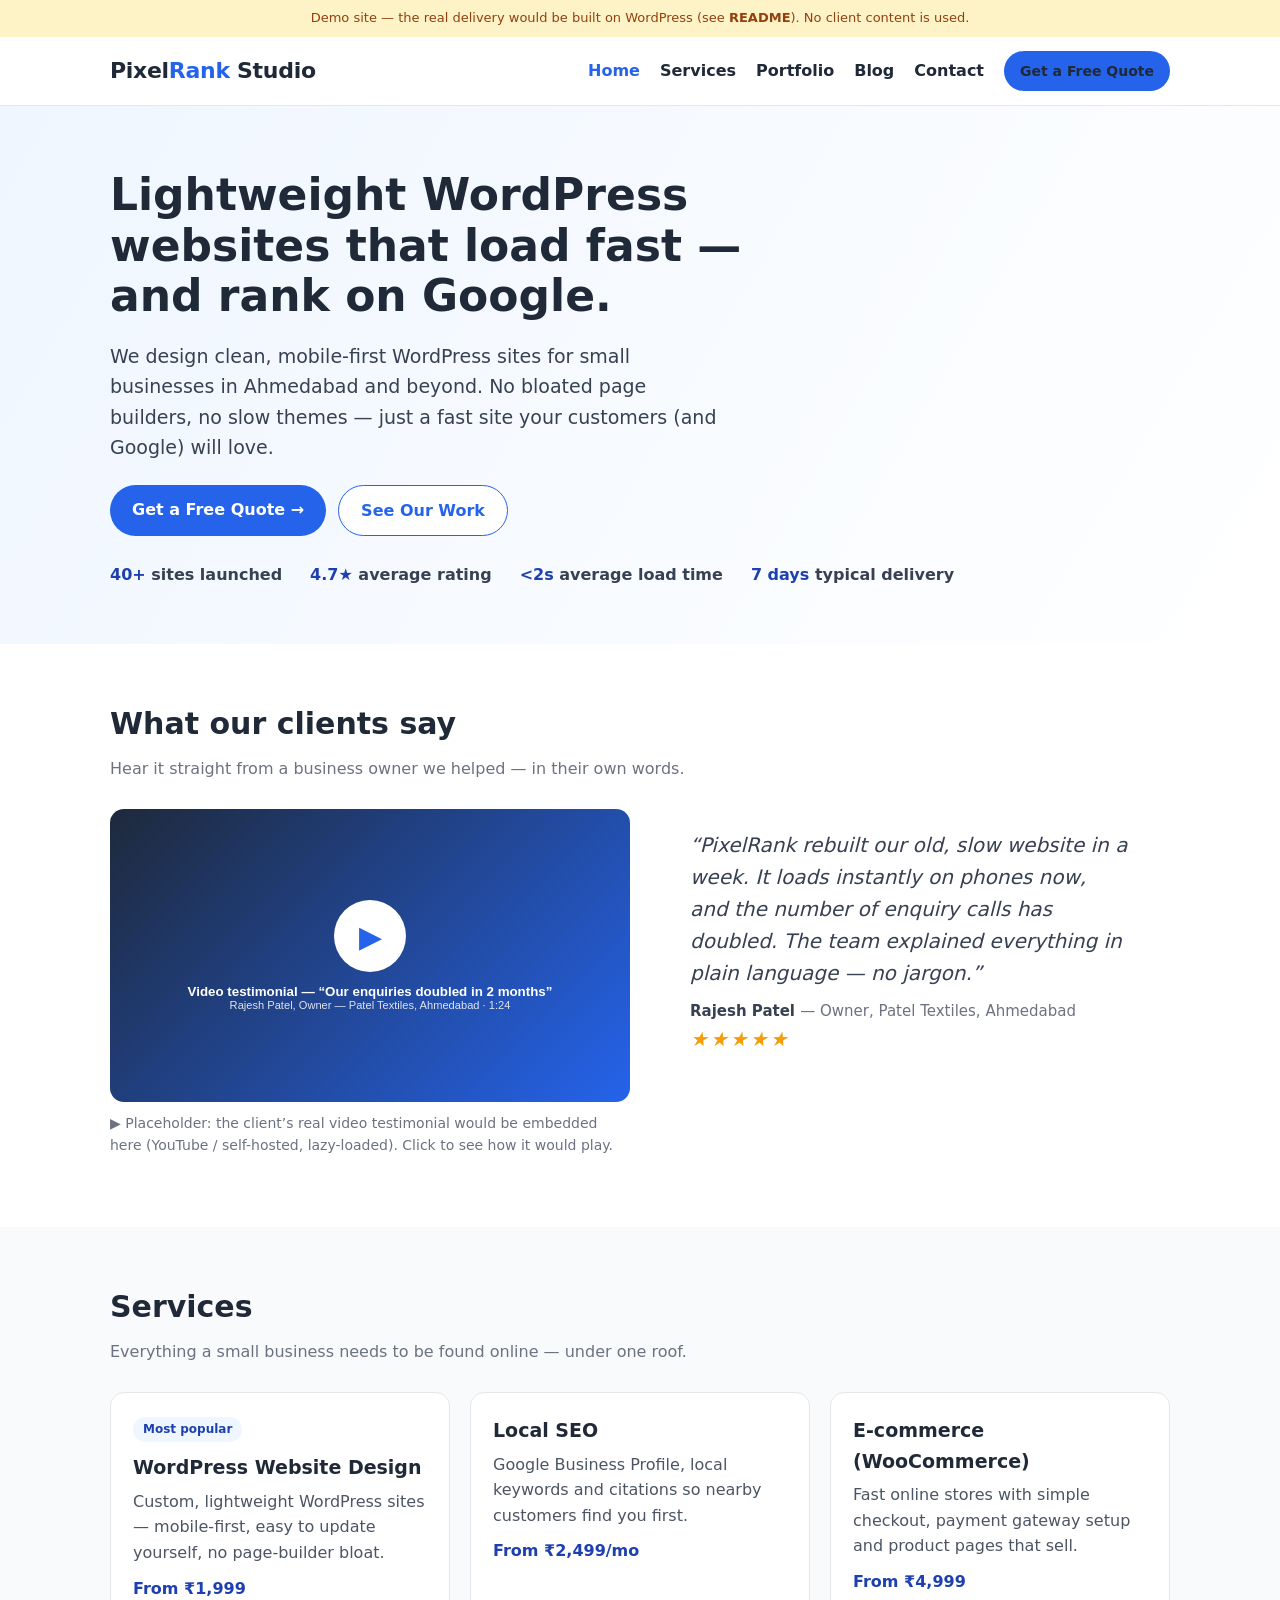
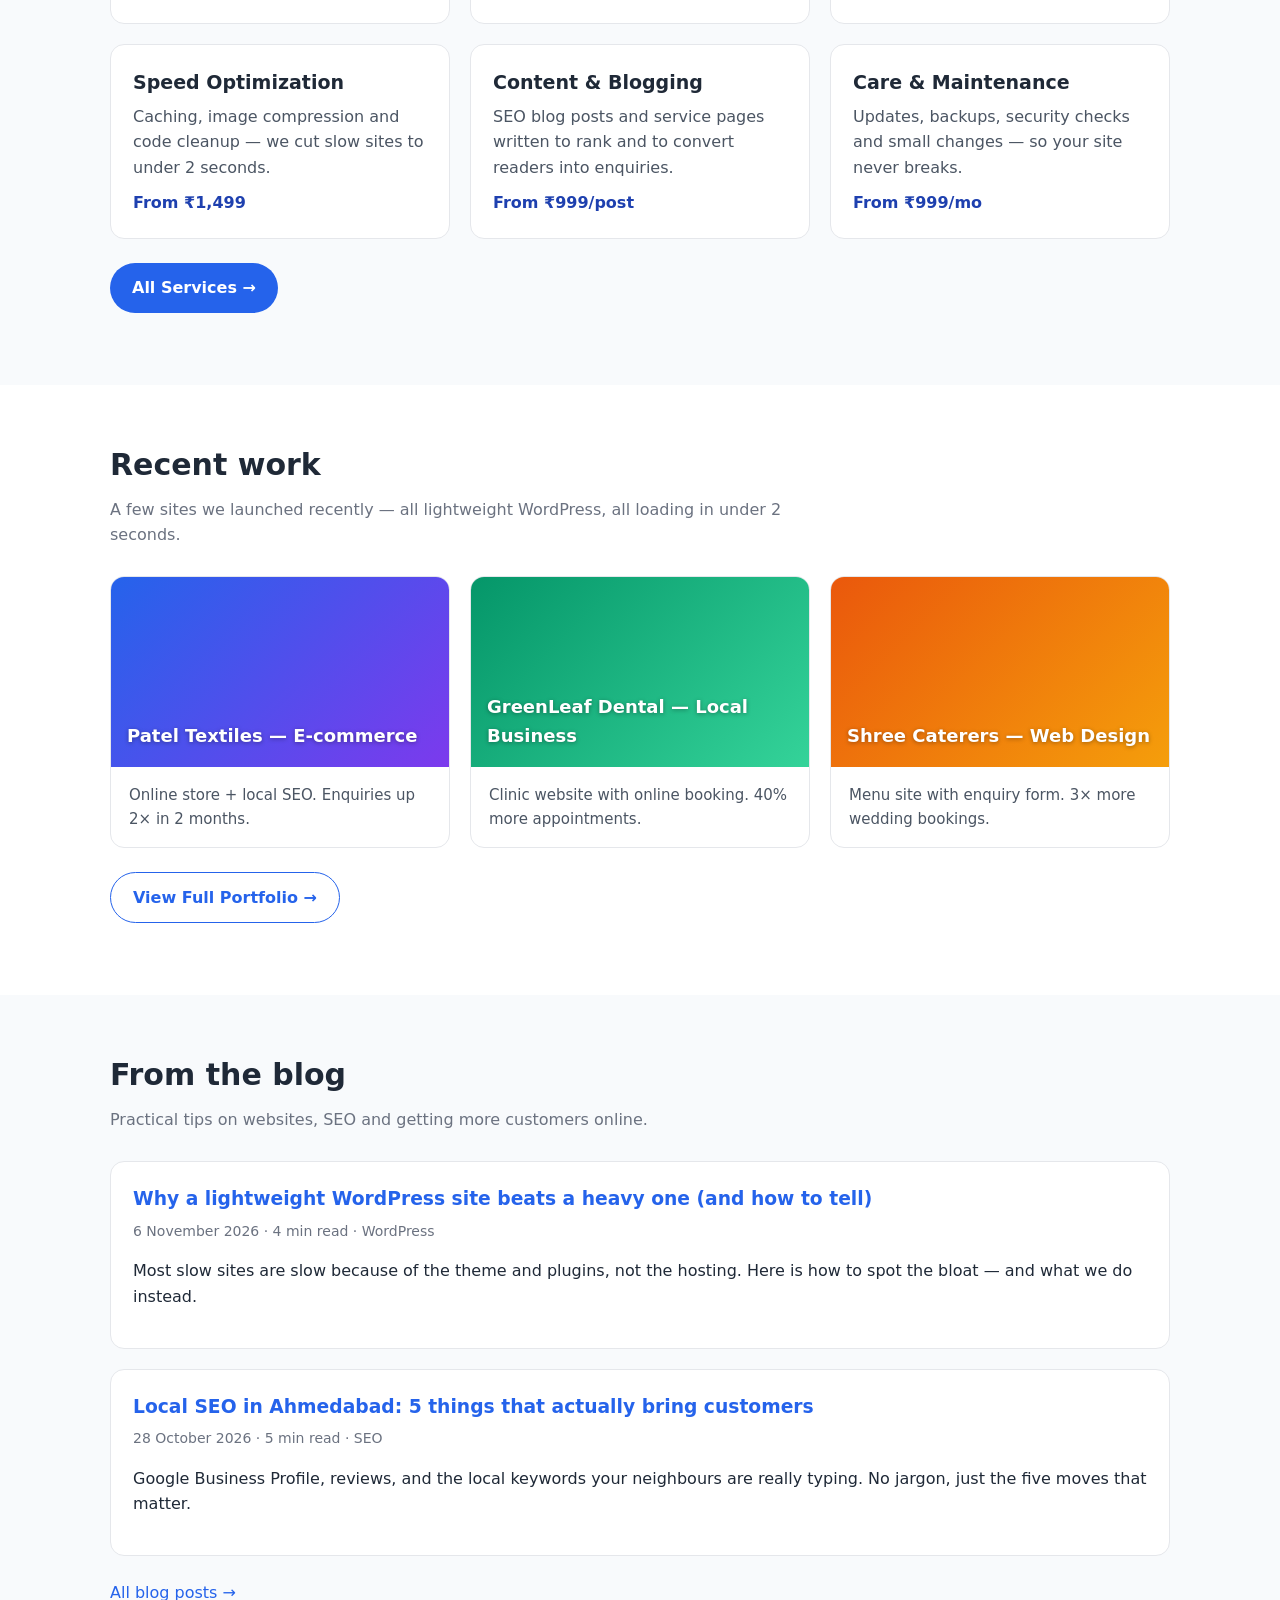
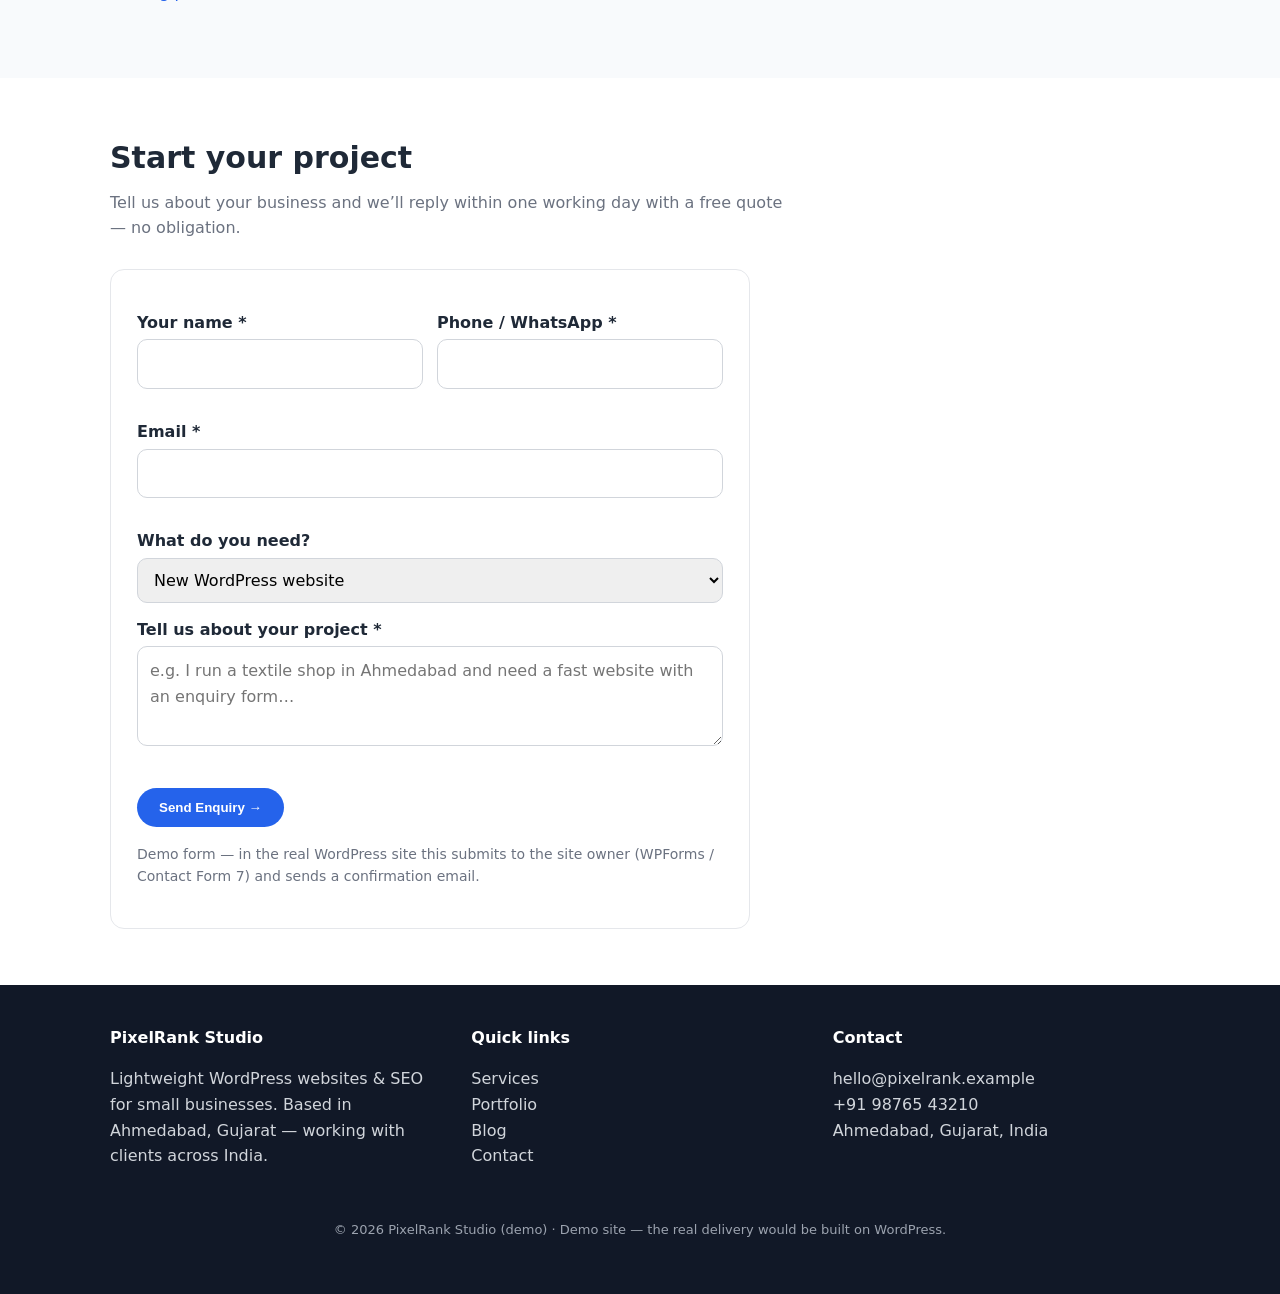
<file: index.html>
<!DOCTYPE html>
<html lang="en">
<head>
<meta charset="UTF-8">
<meta name="viewport" content="width=device-width, initial-scale=1.0">
<title>PixelRank Studio — Lightweight WordPress Websites &amp; SEO | Ahmedabad</title>
<meta name="description" content="PixelRank Studio builds fast, lightweight WordPress websites and SEO that ranks. Web design, local SEO, e-commerce and content for businesses in Ahmedabad and beyond.">
<meta property="og:title" content="PixelRank Studio — Lightweight WordPress Websites &amp; SEO">
<meta property="og:description" content="Fast, lightweight WordPress sites that load in under 2 seconds and rank on Google.">
<meta property="og:type" content="website">
<link rel="stylesheet" href="style.css">
</head>
<body>
<div class="demo-bar">Demo site — the real delivery would be built on WordPress (see <a href="README.html">README</a>). No client content is used.</div>
<header class="site">
  <div class="container">
    <a class="logo" href="index.html">Pixel<span>Rank</span> Studio</a>
    <button class="nav-toggle" id="navToggle" aria-label="Toggle menu">☰ Menu</button>
    <nav class="main" id="mainNav" aria-label="Main navigation">
      <a href="index.html" class="active">Home</a>
      <a href="services.html">Services</a>
      <a href="portfolio.html">Portfolio</a>
      <a href="blog.html">Blog</a>
      <a href="contact.html">Contact</a>
      <a href="contact.html" class="btn small">Get a Free Quote</a>
    </nav>
  </div>
</header>

<section class="hero">
  <div class="container">
    <h1>Lightweight WordPress websites that load fast — and rank on Google.</h1>
    <p class="lead">We design clean, mobile-first WordPress sites for small businesses in Ahmedabad and beyond. No bloated page builders, no slow themes — just a fast site your customers (and Google) will love.</p>
    <div class="cta">
      <a class="btn" href="contact.html">Get a Free Quote →</a>
      <a class="btn ghost" href="portfolio.html">See Our Work</a>
    </div>
    <div class="trust">
      <span><b>40+</b> sites launched</span>
      <span><b>4.7★</b> average rating</span>
      <span><b>&lt;2s</b> average load time</span>
      <span><b>7 days</b> typical delivery</span>
    </div>
  </div>
</section>

<section class="block">
  <div class="container">
    <h2>What our clients say</h2>
    <p class="sub">Hear it straight from a business owner we helped — in their own words.</p>
    <div class="grid two">
      <div>
        <button class="video-box" id="videoBox" type="button" aria-label="Play client video testimonial (placeholder)">
          <span class="play">▶</span>
          <strong>Video testimonial — “Our enquiries doubled in 2 months”</strong>
          <small>Rajesh Patel, Owner — Patel Textiles, Ahmedabad · 1:24</small>
        </button>
        <p class="video-note" id="videoNote">▶ Placeholder: the client’s real video testimonial would be embedded here (YouTube / self-hosted, lazy-loaded). Click to see how it would play.</p>
      </div>
      <blockquote class="quote">
        “PixelRank rebuilt our old, slow website in a week. It loads instantly on phones now, and the number of enquiry calls has doubled. The team explained everything in plain language — no jargon.”
        <footer>Rajesh Patel <span>— Owner, Patel Textiles, Ahmedabad</span></footer>
        <div class="stars">★★★★★</div>
      </blockquote>
    </div>
  </div>
</section>

<section class="block soft">
  <div class="container">
    <h2>Services</h2>
    <p class="sub">Everything a small business needs to be found online — under one roof.</p>
    <div class="grid">
      <div class="card"><span class="tag">Most popular</span><h3>WordPress Website Design</h3><p>Custom, lightweight WordPress sites — mobile-first, easy to update yourself, no page-builder bloat.</p><p class="price">From ₹1,999</p></div>
      <div class="card"><h3>Local SEO</h3><p>Google Business Profile, local keywords and citations so nearby customers find you first.</p><p class="price">From ₹2,499/mo</p></div>
      <div class="card"><h3>E-commerce (WooCommerce)</h3><p>Fast online stores with simple checkout, payment gateway setup and product pages that sell.</p><p class="price">From ₹4,999</p></div>
      <div class="card"><h3>Speed Optimization</h3><p>Caching, image compression and code cleanup — we cut slow sites to under 2 seconds.</p><p class="price">From ₹1,499</p></div>
      <div class="card"><h3>Content &amp; Blogging</h3><p>SEO blog posts and service pages written to rank and to convert readers into enquiries.</p><p class="price">From ₹999/post</p></div>
      <div class="card"><h3>Care &amp; Maintenance</h3><p>Updates, backups, security checks and small changes — so your site never breaks.</p><p class="price">From ₹999/mo</p></div>
    </div>
    <p style="margin-top:24px"><a class="btn" href="services.html">All Services →</a></p>
  </div>
</section>

<section class="block">
  <div class="container">
    <h2>Recent work</h2>
    <p class="sub">A few sites we launched recently — all lightweight WordPress, all loading in under 2 seconds.</p>
    <div class="grid">
      <article class="tile"><div class="thumb t1">Patel Textiles — E-commerce</div><div class="body"><p>Online store + local SEO. Enquiries up 2× in 2 months.</p></div></article>
      <article class="tile"><div class="thumb t2">GreenLeaf Dental — Local Business</div><div class="body"><p>Clinic website with online booking. 40% more appointments.</p></div></article>
      <article class="tile"><div class="thumb t3">Shree Caterers — Web Design</div><div class="body"><p>Menu site with enquiry form. 3× more wedding bookings.</p></div></article>
    </div>
    <p style="margin-top:24px"><a class="btn ghost" href="portfolio.html">View Full Portfolio →</a></p>
  </div>
</section>

<section class="block soft">
  <div class="container">
    <h2>From the blog</h2>
    <p class="sub">Practical tips on websites, SEO and getting more customers online.</p>
    <div class="post-list">
      <article class="post-card">
        <h3><a href="post-why-wordpress.html">Why a lightweight WordPress site beats a heavy one (and how to tell)</a></h3>
        <div class="meta">6 November 2026 · 4 min read · WordPress</div>
        <p>Most slow sites are slow because of the theme and plugins, not the hosting. Here is how to spot the bloat — and what we do instead.</p>
      </article>
      <article class="post-card">
        <h3><a href="post-local-seo.html">Local SEO in Ahmedabad: 5 things that actually bring customers</a></h3>
        <div class="meta">28 October 2026 · 5 min read · SEO</div>
        <p>Google Business Profile, reviews, and the local keywords your neighbours are really typing. No jargon, just the five moves that matter.</p>
      </article>
    </div>
    <p style="margin-top:24px"><a href="blog.html">All blog posts →</a></p>
  </div>
</section>

<section class="block">
  <div class="container">
    <h2>Start your project</h2>
    <p class="sub">Tell us about your business and we’ll reply within one working day with a free quote — no obligation.</p>
    <form class="app" id="enquiryForm" novalidate>
      <div class="form-row">
        <div><label for="name">Your name *</label><input id="name" name="name" required><div class="error" id="err-name"></div></div>
        <div><label for="phone">Phone / WhatsApp *</label><input id="phone" name="phone" type="tel" required><div class="error" id="err-phone"></div></div>
      </div>
      <label for="email">Email *</label>
      <input id="email" name="email" type="email" required>
      <div class="error" id="err-email"></div>
      <label for="service">What do you need?</label>
      <select id="service" name="service">
        <option>New WordPress website</option>
        <option>Redesign / speed up my current site</option>
        <option>Local SEO</option>
        <option>E-commerce store (WooCommerce)</option>
        <option>Something else</option>
      </select>
      <label for="message">Tell us about your project *</label>
      <textarea id="message" name="message" required placeholder="e.g. I run a textile shop in Ahmedabad and need a fast website with an enquiry form…"></textarea>
      <div class="error" id="err-message"></div>
      <p style="margin-top:18px"><button class="btn" type="submit">Send Enquiry →</button></p>
      <p class="note">Demo form — in the real WordPress site this submits to the site owner (WPForms / Contact Form 7) and sends a confirmation email.</p>
      <div class="success" id="formSuccess">Thank you! Your enquiry has been received (demo). We’ll get back to you within one working day.</div>
    </form>
  </div>
</section>

<footer class="site">
  <div class="container">
    <div>
      <h4>PixelRank Studio</h4>
      <p>Lightweight WordPress websites &amp; SEO for small businesses. Based in Ahmedabad, Gujarat — working with clients across India.</p>
    </div>
    <div>
      <h4>Quick links</h4>
      <p><a href="services.html">Services</a><br><a href="portfolio.html">Portfolio</a><br><a href="blog.html">Blog</a><br><a href="contact.html">Contact</a></p>
    </div>
    <div>
      <h4>Contact</h4>
      <p>hello@pixelrank.example<br>+91 98765 43210<br>Ahmedabad, Gujarat, India</p>
    </div>
  </div>
  <p class="copyright">© 2026 PixelRank Studio (demo) · Demo site — the real delivery would be built on WordPress.</p>
</footer>
<script src="main.js"></script>
</body>
</html>
</file>
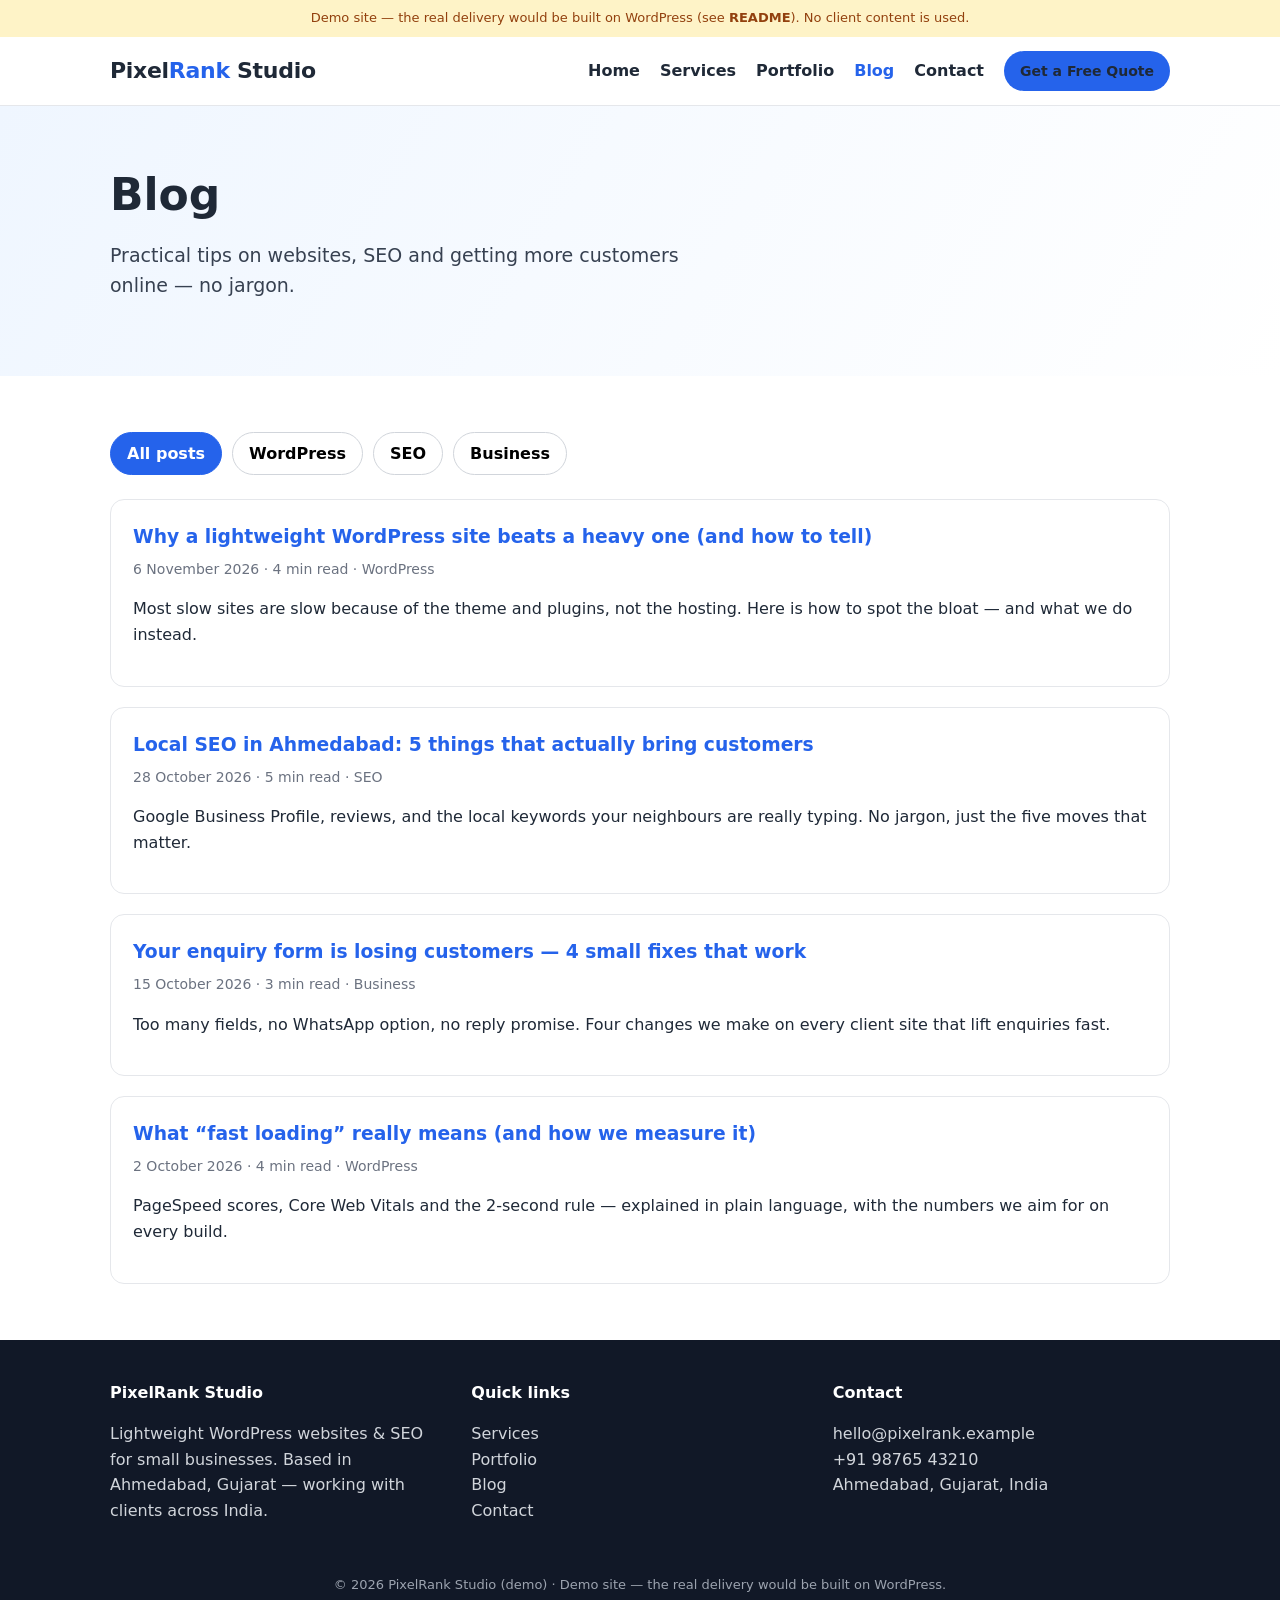
<file: blog.html>
<!DOCTYPE html>
<html lang="en">
<head>
<meta charset="UTF-8">
<meta name="viewport" content="width=device-width, initial-scale=1.0">
<title>Blog — PixelRank Studio | WordPress, SEO &amp; Small Business Tips</title>
<meta name="description" content="Practical tips on lightweight WordPress websites, local SEO and getting more customers online — from PixelRank Studio, Ahmedabad.">
<link rel="stylesheet" href="style.css">
</head>
<body>
<div class="demo-bar">Demo site — the real delivery would be built on WordPress (see <a href="README.html">README</a>). No client content is used.</div>
<header class="site">
  <div class="container">
    <a class="logo" href="index.html">Pixel<span>Rank</span> Studio</a>
    <button class="nav-toggle" id="navToggle" aria-label="Toggle menu">☰ Menu</button>
    <nav class="main" id="mainNav" aria-label="Main navigation">
      <a href="index.html">Home</a>
      <a href="services.html">Services</a>
      <a href="portfolio.html">Portfolio</a>
      <a href="blog.html" class="active">Blog</a>
      <a href="contact.html">Contact</a>
      <a href="contact.html" class="btn small">Get a Free Quote</a>
    </nav>
  </div>
</header>

<section class="hero">
  <div class="container">
    <h1>Blog</h1>
    <p class="lead">Practical tips on websites, SEO and getting more customers online — no jargon.</p>
  </div>
</section>

<section class="block">
  <div class="container">
    <div class="filters" role="group" aria-label="Filter posts by category">
      <button data-filter="all" class="active">All posts</button>
      <button data-filter="wordpress">WordPress</button>
      <button data-filter="seo">SEO</button>
      <button data-filter="business">Business</button>
    </div>
    <div class="post-list" id="postList">
      <article class="post-card" data-category="wordpress">
        <h3><a href="post-why-wordpress.html">Why a lightweight WordPress site beats a heavy one (and how to tell)</a></h3>
        <div class="meta">6 November 2026 · 4 min read · WordPress</div>
        <p>Most slow sites are slow because of the theme and plugins, not the hosting. Here is how to spot the bloat — and what we do instead.</p>
      </article>
      <article class="post-card" data-category="seo">
        <h3><a href="post-local-seo.html">Local SEO in Ahmedabad: 5 things that actually bring customers</a></h3>
        <div class="meta">28 October 2026 · 5 min read · SEO</div>
        <p>Google Business Profile, reviews, and the local keywords your neighbours are really typing. No jargon, just the five moves that matter.</p>
      </article>
      <article class="post-card" data-category="business">
        <h3><a href="post-enquiry-form.html">Your enquiry form is losing customers — 4 small fixes that work</a></h3>
        <div class="meta">15 October 2026 · 3 min read · Business</div>
        <p>Too many fields, no WhatsApp option, no reply promise. Four changes we make on every client site that lift enquiries fast.</p>
      </article>
      <article class="post-card" data-category="wordpress">
        <h3><a href="post-speed.html">What “fast loading” really means (and how we measure it)</a></h3>
        <div class="meta">2 October 2026 · 4 min read · WordPress</div>
        <p>PageSpeed scores, Core Web Vitals and the 2-second rule — explained in plain language, with the numbers we aim for on every build.</p>
      </article>
    </div>
    <p class="note" id="noPosts" style="display:none">No posts in this category yet — try another filter.</p>
  </div>
</section>

<footer class="site">
  <div class="container">
    <div><h4>PixelRank Studio</h4><p>Lightweight WordPress websites &amp; SEO for small businesses. Based in Ahmedabad, Gujarat — working with clients across India.</p></div>
    <div><h4>Quick links</h4><p><a href="services.html">Services</a><br><a href="portfolio.html">Portfolio</a><br><a href="blog.html">Blog</a><br><a href="contact.html">Contact</a></p></div>
    <div><h4>Contact</h4><p>hello@pixelrank.example<br>+91 98765 43210<br>Ahmedabad, Gujarat, India</p></div>
  </div>
  <p class="copyright">© 2026 PixelRank Studio (demo) · Demo site — the real delivery would be built on WordPress.</p>
</footer>
<script src="main.js"></script>
</body>
</html>
</file>
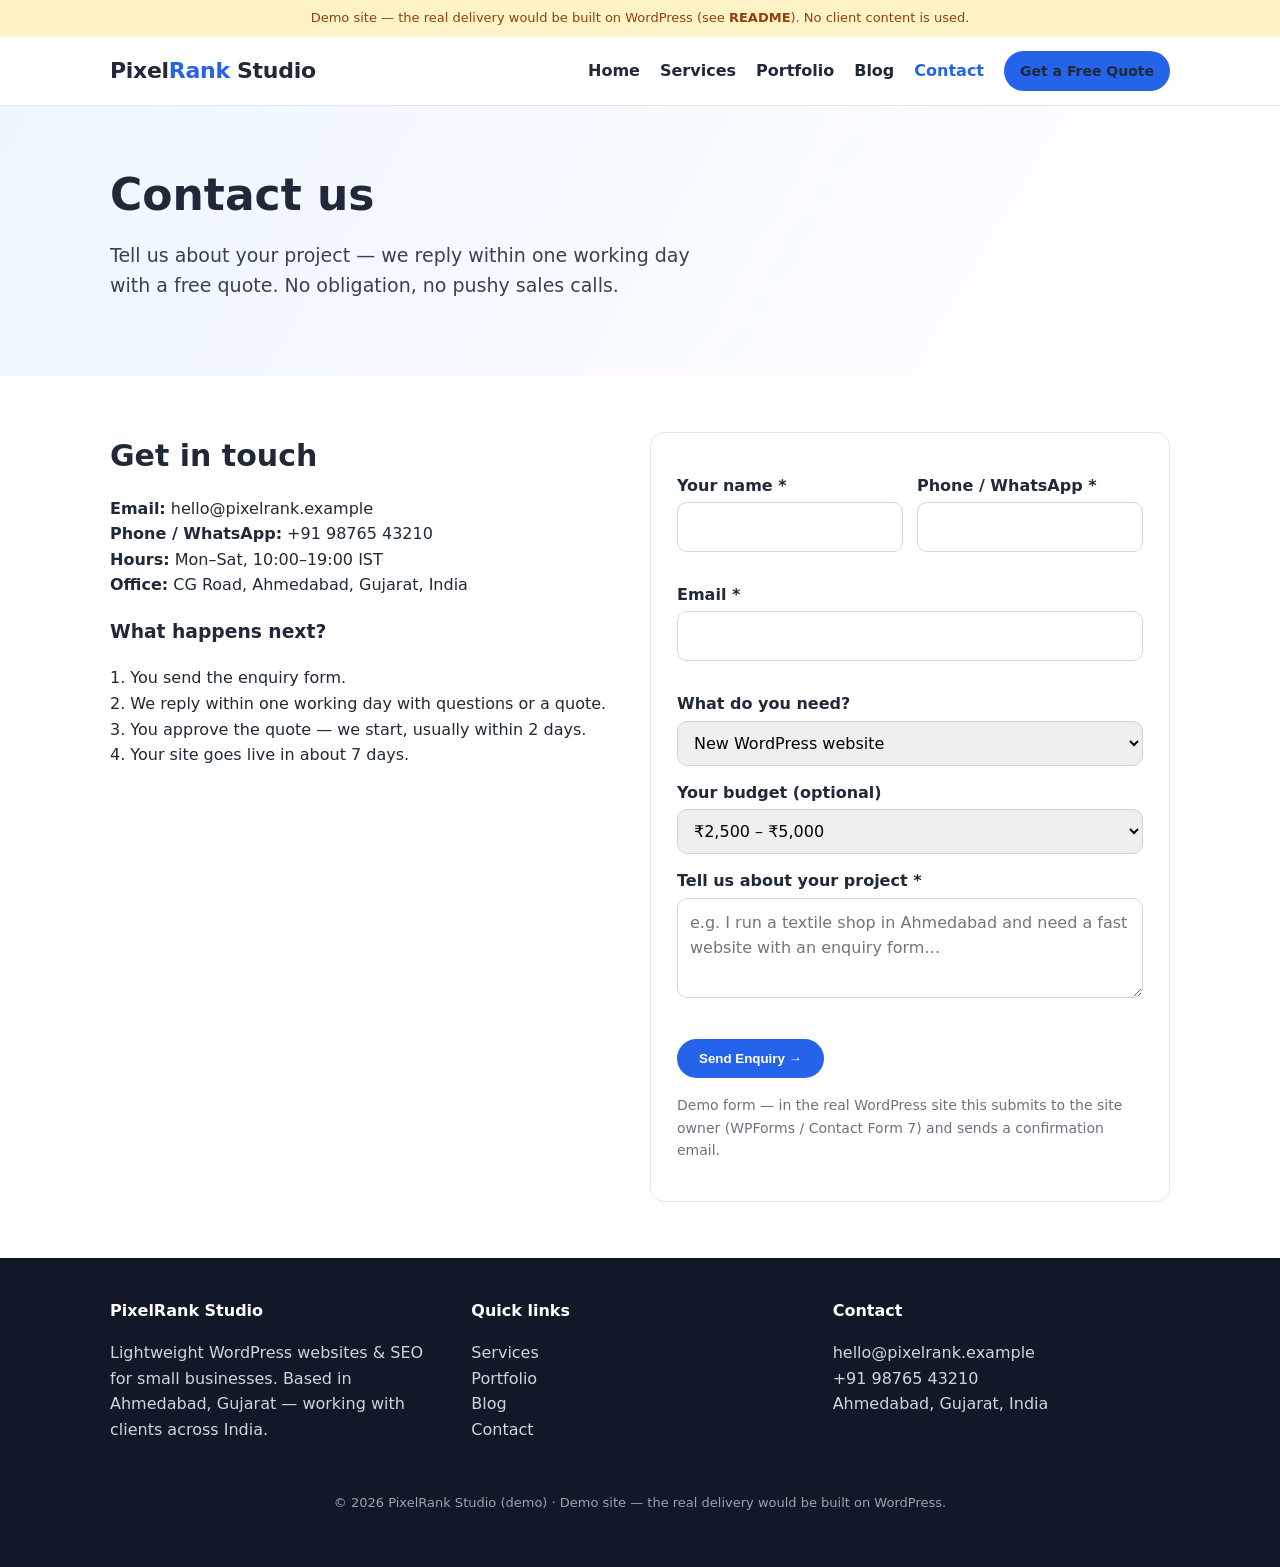
<file: contact.html>
<!DOCTYPE html>
<html lang="en">
<head>
<meta charset="UTF-8">
<meta name="viewport" content="width=device-width, initial-scale=1.0">
<title>Contact — PixelRank Studio | Get a Free Quote</title>
<meta name="description" content="Contact PixelRank Studio in Ahmedabad for a free quote on a lightweight WordPress website, local SEO or WooCommerce store. Reply within one working day.">
<link rel="stylesheet" href="style.css">
</head>
<body>
<div class="demo-bar">Demo site — the real delivery would be built on WordPress (see <a href="README.html">README</a>). No client content is used.</div>
<header class="site">
  <div class="container">
    <a class="logo" href="index.html">Pixel<span>Rank</span> Studio</a>
    <button class="nav-toggle" id="navToggle" aria-label="Toggle menu">☰ Menu</button>
    <nav class="main" id="mainNav" aria-label="Main navigation">
      <a href="index.html">Home</a>
      <a href="services.html">Services</a>
      <a href="portfolio.html">Portfolio</a>
      <a href="blog.html">Blog</a>
      <a href="contact.html" class="active">Contact</a>
      <a href="contact.html" class="btn small">Get a Free Quote</a>
    </nav>
  </div>
</header>

<section class="hero">
  <div class="container">
    <h1>Contact us</h1>
    <p class="lead">Tell us about your project — we reply within one working day with a free quote. No obligation, no pushy sales calls.</p>
  </div>
</section>

<section class="block">
  <div class="container">
    <div class="grid two">
      <div>
        <h2>Get in touch</h2>
        <p><b>Email:</b> hello@pixelrank.example<br>
        <b>Phone / WhatsApp:</b> +91 98765 43210<br>
        <b>Hours:</b> Mon–Sat, 10:00–19:00 IST<br>
        <b>Office:</b> CG Road, Ahmedabad, Gujarat, India</p>
        <h3>What happens next?</h3>
        <p>1. You send the enquiry form.<br>
        2. We reply within one working day with questions or a quote.<br>
        3. You approve the quote — we start, usually within 2 days.<br>
        4. Your site goes live in about 7 days.</p>
      </div>
      <form class="app" id="enquiryForm" novalidate>
        <div class="form-row">
          <div><label for="name">Your name *</label><input id="name" name="name" required><div class="error" id="err-name"></div></div>
          <div><label for="phone">Phone / WhatsApp *</label><input id="phone" name="phone" type="tel" required><div class="error" id="err-phone"></div></div>
        </div>
        <label for="email">Email *</label>
        <input id="email" name="email" type="email" required>
        <div class="error" id="err-email"></div>
        <label for="service">What do you need?</label>
        <select id="service" name="service">
          <option>New WordPress website</option>
          <option>Redesign / speed up my current site</option>
          <option>Local SEO</option>
          <option>E-commerce store (WooCommerce)</option>
          <option>Something else</option>
        </select>
        <label for="budget">Your budget (optional)</label>
        <select id="budget" name="budget">
          <option>Under ₹2,500</option>
          <option selected>₹2,500 – ₹5,000</option>
          <option>₹5,000 – ₹10,000</option>
          <option>Above ₹10,000</option>
        </select>
        <label for="message">Tell us about your project *</label>
        <textarea id="message" name="message" required placeholder="e.g. I run a textile shop in Ahmedabad and need a fast website with an enquiry form…"></textarea>
        <div class="error" id="err-message"></div>
        <p style="margin-top:18px"><button class="btn" type="submit">Send Enquiry →</button></p>
        <p class="note">Demo form — in the real WordPress site this submits to the site owner (WPForms / Contact Form 7) and sends a confirmation email.</p>
        <div class="success" id="formSuccess">Thank you! Your enquiry has been received (demo). We’ll get back to you within one working day.</div>
      </form>
    </div>
  </div>
</section>

<footer class="site">
  <div class="container">
    <div><h4>PixelRank Studio</h4><p>Lightweight WordPress websites &amp; SEO for small businesses. Based in Ahmedabad, Gujarat — working with clients across India.</p></div>
    <div><h4>Quick links</h4><p><a href="services.html">Services</a><br><a href="portfolio.html">Portfolio</a><br><a href="blog.html">Blog</a><br><a href="contact.html">Contact</a></p></div>
    <div><h4>Contact</h4><p>hello@pixelrank.example<br>+91 98765 43210<br>Ahmedabad, Gujarat, India</p></div>
  </div>
  <p class="copyright">© 2026 PixelRank Studio (demo) · Demo site — the real delivery would be built on WordPress.</p>
</footer>
<script src="main.js"></script>
</body>
</html>
</file>
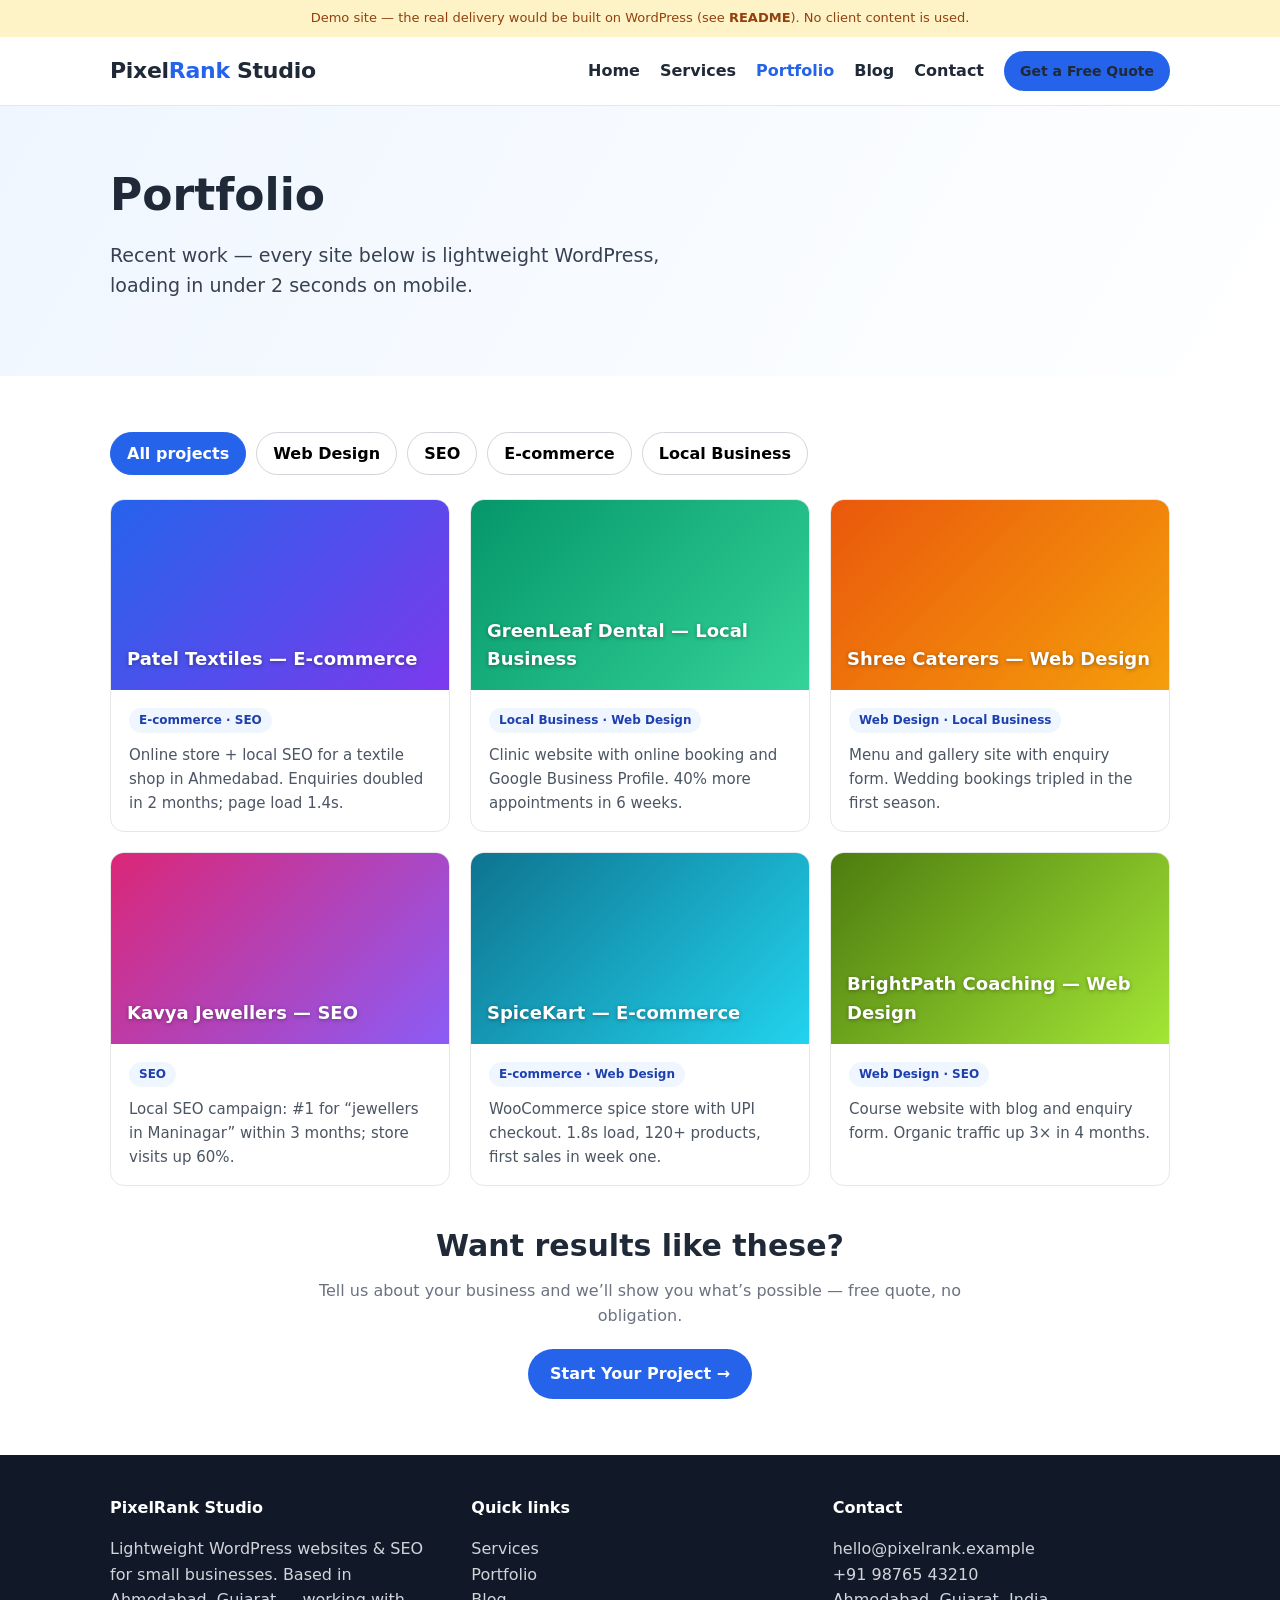
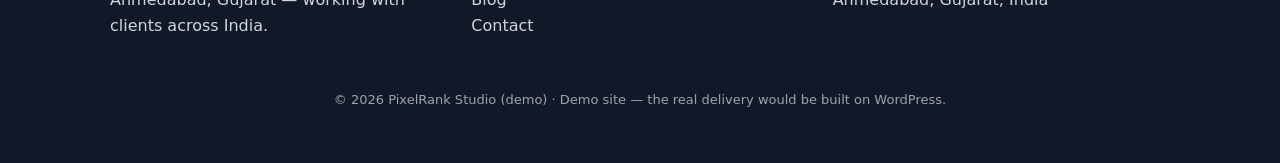
<file: portfolio.html>
<!DOCTYPE html>
<html lang="en">
<head>
<meta charset="UTF-8">
<meta name="viewport" content="width=device-width, initial-scale=1.0">
<title>Portfolio — PixelRank Studio | Recent WordPress &amp; SEO Projects</title>
<meta name="description" content="Recent PixelRank Studio projects: lightweight WordPress websites, WooCommerce stores and local SEO for businesses in Ahmedabad and across India.">
<link rel="stylesheet" href="style.css">
</head>
<body>
<div class="demo-bar">Demo site — the real delivery would be built on WordPress (see <a href="README.html">README</a>). No client content is used.</div>
<header class="site">
  <div class="container">
    <a class="logo" href="index.html">Pixel<span>Rank</span> Studio</a>
    <button class="nav-toggle" id="navToggle" aria-label="Toggle menu">☰ Menu</button>
    <nav class="main" id="mainNav" aria-label="Main navigation">
      <a href="index.html">Home</a>
      <a href="services.html">Services</a>
      <a href="portfolio.html" class="active">Portfolio</a>
      <a href="blog.html">Blog</a>
      <a href="contact.html">Contact</a>
      <a href="contact.html" class="btn small">Get a Free Quote</a>
    </nav>
  </div>
</header>

<section class="hero">
  <div class="container">
    <h1>Portfolio</h1>
    <p class="lead">Recent work — every site below is lightweight WordPress, loading in under 2 seconds on mobile.</p>
  </div>
</section>

<section class="block">
  <div class="container">
    <div class="filters" role="group" aria-label="Filter projects by type">
      <button data-filter="all" class="active">All projects</button>
      <button data-filter="web">Web Design</button>
      <button data-filter="seo">SEO</button>
      <button data-filter="ecommerce">E-commerce</button>
      <button data-filter="local">Local Business</button>
    </div>
    <div class="grid" id="portfolioGrid">
      <article class="tile" data-category="ecommerce seo"><div class="thumb t1">Patel Textiles — E-commerce</div><div class="body"><span class="tag">E-commerce · SEO</span><p>Online store + local SEO for a textile shop in Ahmedabad. Enquiries doubled in 2 months; page load 1.4s.</p></div></article>
      <article class="tile" data-category="local web"><div class="thumb t2">GreenLeaf Dental — Local Business</div><div class="body"><span class="tag">Local Business · Web Design</span><p>Clinic website with online booking and Google Business Profile. 40% more appointments in 6 weeks.</p></div></article>
      <article class="tile" data-category="web local"><div class="thumb t3">Shree Caterers — Web Design</div><div class="body"><span class="tag">Web Design · Local Business</span><p>Menu and gallery site with enquiry form. Wedding bookings tripled in the first season.</p></div></article>
      <article class="tile" data-category="seo"><div class="thumb t4">Kavya Jewellers — SEO</div><div class="body"><span class="tag">SEO</span><p>Local SEO campaign: #1 for “jewellers in Maninagar” within 3 months; store visits up 60%.</p></div></article>
      <article class="tile" data-category="ecommerce web"><div class="thumb t5">SpiceKart — E-commerce</div><div class="body"><span class="tag">E-commerce · Web Design</span><p>WooCommerce spice store with UPI checkout. 1.8s load, 120+ products, first sales in week one.</p></div></article>
      <article class="tile" data-category="web seo"><div class="thumb t6">BrightPath Coaching — Web Design</div><div class="body"><span class="tag">Web Design · SEO</span><p>Course website with blog and enquiry form. Organic traffic up 3× in 4 months.</p></div></article>
    </div>
    <p class="note" id="noProjects" style="display:none">No projects in this category yet — try another filter.</p>
    <div style="margin-top:36px;text-align:center">
      <h2>Want results like these?</h2>
      <p class="sub" style="margin:0 auto 20px">Tell us about your business and we’ll show you what’s possible — free quote, no obligation.</p>
      <a class="btn" href="contact.html">Start Your Project →</a>
    </div>
  </div>
</section>

<footer class="site">
  <div class="container">
    <div><h4>PixelRank Studio</h4><p>Lightweight WordPress websites &amp; SEO for small businesses. Based in Ahmedabad, Gujarat — working with clients across India.</p></div>
    <div><h4>Quick links</h4><p><a href="services.html">Services</a><br><a href="portfolio.html">Portfolio</a><br><a href="blog.html">Blog</a><br><a href="contact.html">Contact</a></p></div>
    <div><h4>Contact</h4><p>hello@pixelrank.example<br>+91 98765 43210<br>Ahmedabad, Gujarat, India</p></div>
  </div>
  <p class="copyright">© 2026 PixelRank Studio (demo) · Demo site — the real delivery would be built on WordPress.</p>
</footer>
<script src="main.js"></script>
</body>
</html>
</file>
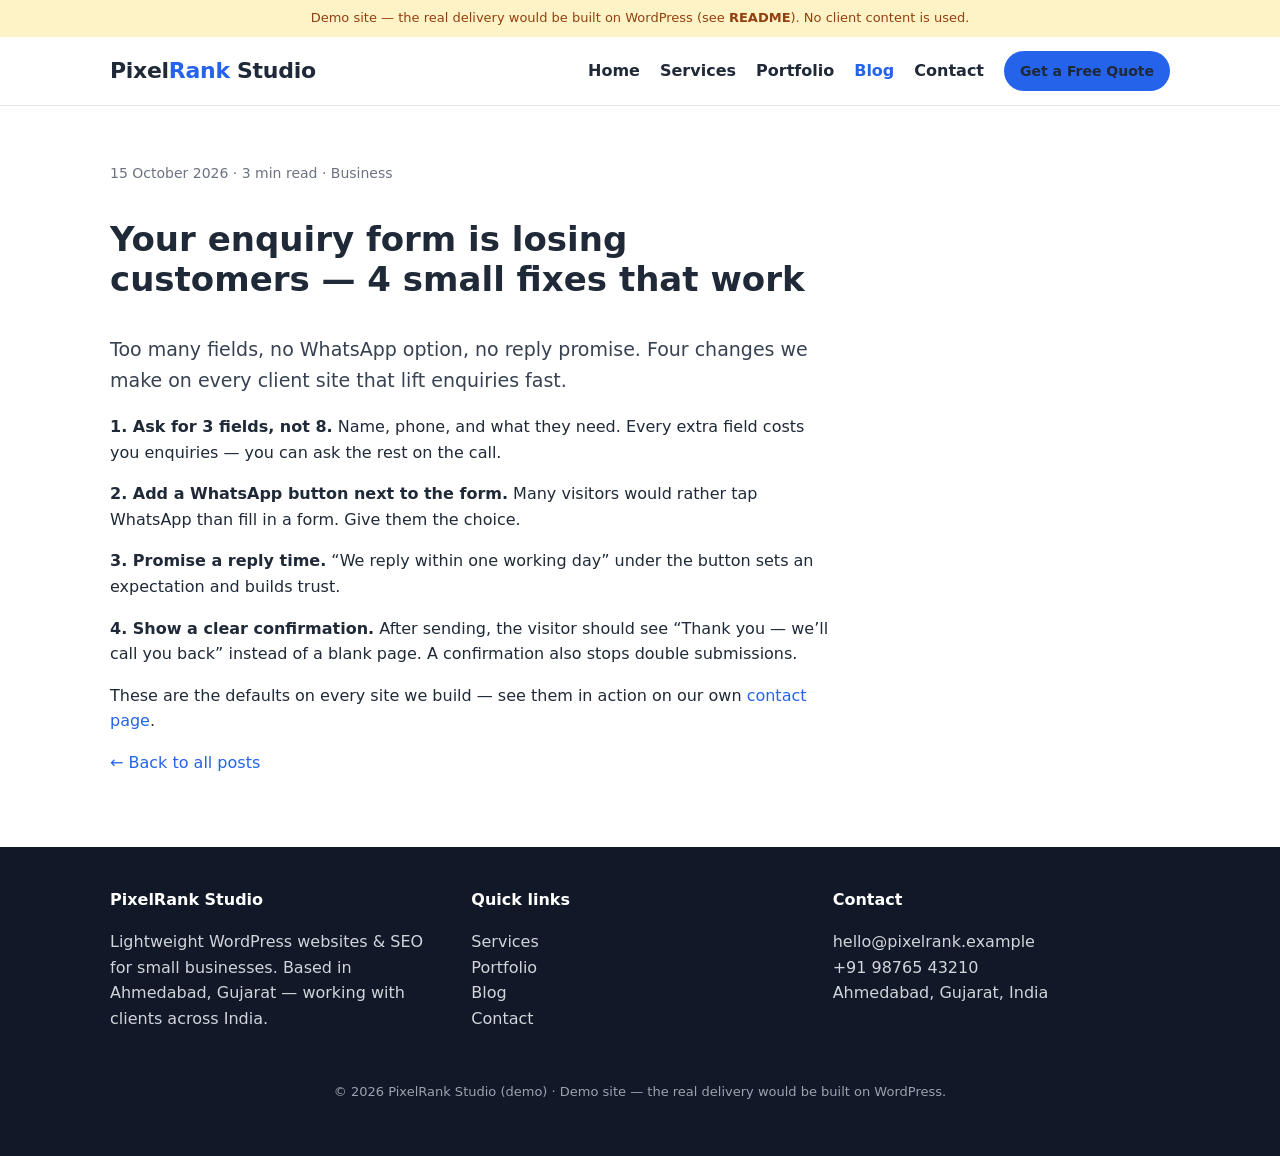
<file: post-enquiry-form.html>
<!DOCTYPE html>
<html lang="en">
<head>
<meta charset="UTF-8">
<meta name="viewport" content="width=device-width, initial-scale=1.0">
<title>Your enquiry form is losing customers — PixelRank Studio Blog</title>
<meta name="description" content="Too many fields, no WhatsApp option, no reply promise. Four small enquiry-form fixes that lift enquiries fast.">
<link rel="stylesheet" href="style.css">
</head>
<body>
<div class="demo-bar">Demo site — the real delivery would be built on WordPress (see <a href="README.html">README</a>). No client content is used.</div>
<header class="site">
  <div class="container">
    <a class="logo" href="index.html">Pixel<span>Rank</span> Studio</a>
    <button class="nav-toggle" id="navToggle" aria-label="Toggle menu">☰ Menu</button>
    <nav class="main" id="mainNav" aria-label="Main navigation">
      <a href="index.html">Home</a>
      <a href="services.html">Services</a>
      <a href="portfolio.html">Portfolio</a>
      <a href="blog.html" class="active">Blog</a>
      <a href="contact.html">Contact</a>
      <a href="contact.html" class="btn small">Get a Free Quote</a>
    </nav>
  </div>
</header>
<section class="block">
  <div class="container">
    <article class="post">
      <div class="meta">15 October 2026 · 3 min read · Business</div>
      <h1>Your enquiry form is losing customers — 4 small fixes that work</h1>
      <p class="lead">Too many fields, no WhatsApp option, no reply promise. Four changes we make on every client site that lift enquiries fast.</p>
      <p><b>1. Ask for 3 fields, not 8.</b> Name, phone, and what they need. Every extra field costs you enquiries — you can ask the rest on the call.</p>
      <p><b>2. Add a WhatsApp button next to the form.</b> Many visitors would rather tap WhatsApp than fill in a form. Give them the choice.</p>
      <p><b>3. Promise a reply time.</b> “We reply within one working day” under the button sets an expectation and builds trust.</p>
      <p><b>4. Show a clear confirmation.</b> After sending, the visitor should see “Thank you — we’ll call you back” instead of a blank page. A confirmation also stops double submissions.</p>
      <p>These are the defaults on every site we build — see them in action on our own <a href="contact.html">contact page</a>.</p>
      <p><a href="blog.html">← Back to all posts</a></p>
    </article>
  </div>
</section>
<footer class="site">
  <div class="container">
    <div><h4>PixelRank Studio</h4><p>Lightweight WordPress websites &amp; SEO for small businesses. Based in Ahmedabad, Gujarat — working with clients across India.</p></div>
    <div><h4>Quick links</h4><p><a href="services.html">Services</a><br><a href="portfolio.html">Portfolio</a><br><a href="blog.html">Blog</a><br><a href="contact.html">Contact</a></p></div>
    <div><h4>Contact</h4><p>hello@pixelrank.example<br>+91 98765 43210<br>Ahmedabad, Gujarat, India</p></div>
  </div>
  <p class="copyright">© 2026 PixelRank Studio (demo) · Demo site — the real delivery would be built on WordPress.</p>
</footer>
<script src="main.js"></script>
</body>
</html>
</file>
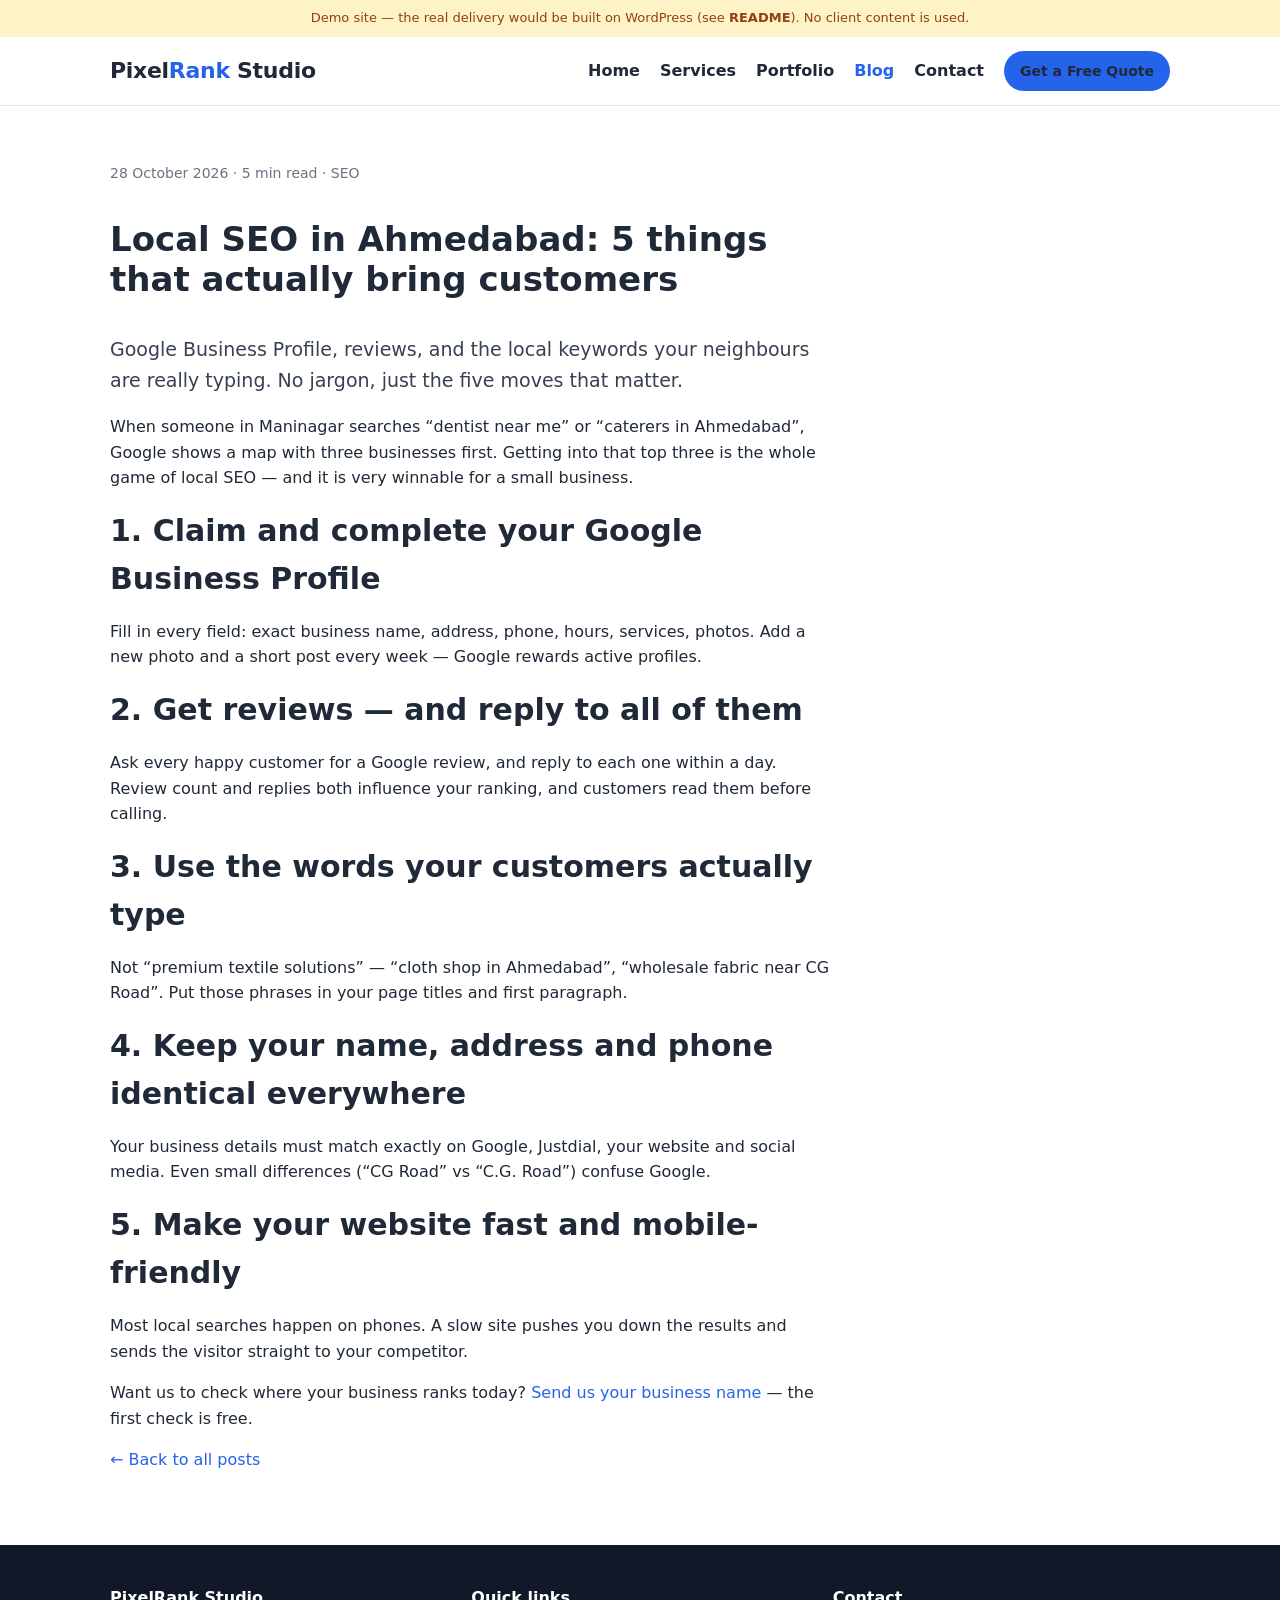
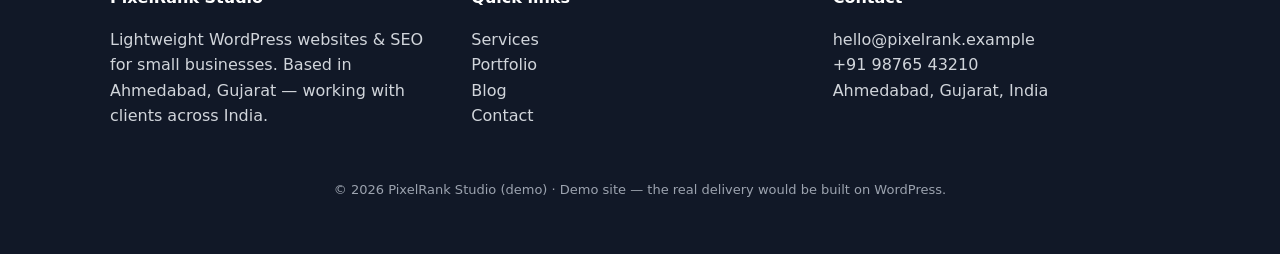
<file: post-local-seo.html>
<!DOCTYPE html>
<html lang="en">
<head>
<meta charset="UTF-8">
<meta name="viewport" content="width=device-width, initial-scale=1.0">
<title>Local SEO in Ahmedabad: 5 things that actually bring customers — PixelRank Studio Blog</title>
<meta name="description" content="Google Business Profile, reviews, and the local keywords your neighbours are really typing. Five local SEO moves that matter for Ahmedabad businesses.">
<link rel="stylesheet" href="style.css">
</head>
<body>
<div class="demo-bar">Demo site — the real delivery would be built on WordPress (see <a href="README.html">README</a>). No client content is used.</div>
<header class="site">
  <div class="container">
    <a class="logo" href="index.html">Pixel<span>Rank</span> Studio</a>
    <button class="nav-toggle" id="navToggle" aria-label="Toggle menu">☰ Menu</button>
    <nav class="main" id="mainNav" aria-label="Main navigation">
      <a href="index.html">Home</a>
      <a href="services.html">Services</a>
      <a href="portfolio.html">Portfolio</a>
      <a href="blog.html" class="active">Blog</a>
      <a href="contact.html">Contact</a>
      <a href="contact.html" class="btn small">Get a Free Quote</a>
    </nav>
  </div>
</header>
<section class="block">
  <div class="container">
    <article class="post">
      <div class="meta">28 October 2026 · 5 min read · SEO</div>
      <h1>Local SEO in Ahmedabad: 5 things that actually bring customers</h1>
      <p class="lead">Google Business Profile, reviews, and the local keywords your neighbours are really typing. No jargon, just the five moves that matter.</p>
      <p>When someone in Maninagar searches “dentist near me” or “caterers in Ahmedabad”, Google shows a map with three businesses first. Getting into that top three is the whole game of local SEO — and it is very winnable for a small business.</p>
      <h2>1. Claim and complete your Google Business Profile</h2>
      <p>Fill in every field: exact business name, address, phone, hours, services, photos. Add a new photo and a short post every week — Google rewards active profiles.</p>
      <h2>2. Get reviews — and reply to all of them</h2>
      <p>Ask every happy customer for a Google review, and reply to each one within a day. Review count and replies both influence your ranking, and customers read them before calling.</p>
      <h2>3. Use the words your customers actually type</h2>
      <p>Not “premium textile solutions” — “cloth shop in Ahmedabad”, “wholesale fabric near CG Road”. Put those phrases in your page titles and first paragraph.</p>
      <h2>4. Keep your name, address and phone identical everywhere</h2>
      <p>Your business details must match exactly on Google, Justdial, your website and social media. Even small differences (“CG Road” vs “C.G. Road”) confuse Google.</p>
      <h2>5. Make your website fast and mobile-friendly</h2>
      <p>Most local searches happen on phones. A slow site pushes you down the results and sends the visitor straight to your competitor.</p>
      <p>Want us to check where your business ranks today? <a href="contact.html">Send us your business name</a> — the first check is free.</p>
      <p><a href="blog.html">← Back to all posts</a></p>
    </article>
  </div>
</section>
<footer class="site">
  <div class="container">
    <div><h4>PixelRank Studio</h4><p>Lightweight WordPress websites &amp; SEO for small businesses. Based in Ahmedabad, Gujarat — working with clients across India.</p></div>
    <div><h4>Quick links</h4><p><a href="services.html">Services</a><br><a href="portfolio.html">Portfolio</a><br><a href="blog.html">Blog</a><br><a href="contact.html">Contact</a></p></div>
    <div><h4>Contact</h4><p>hello@pixelrank.example<br>+91 98765 43210<br>Ahmedabad, Gujarat, India</p></div>
  </div>
  <p class="copyright">© 2026 PixelRank Studio (demo) · Demo site — the real delivery would be built on WordPress.</p>
</footer>
<script src="main.js"></script>
</body>
</html>
</file>
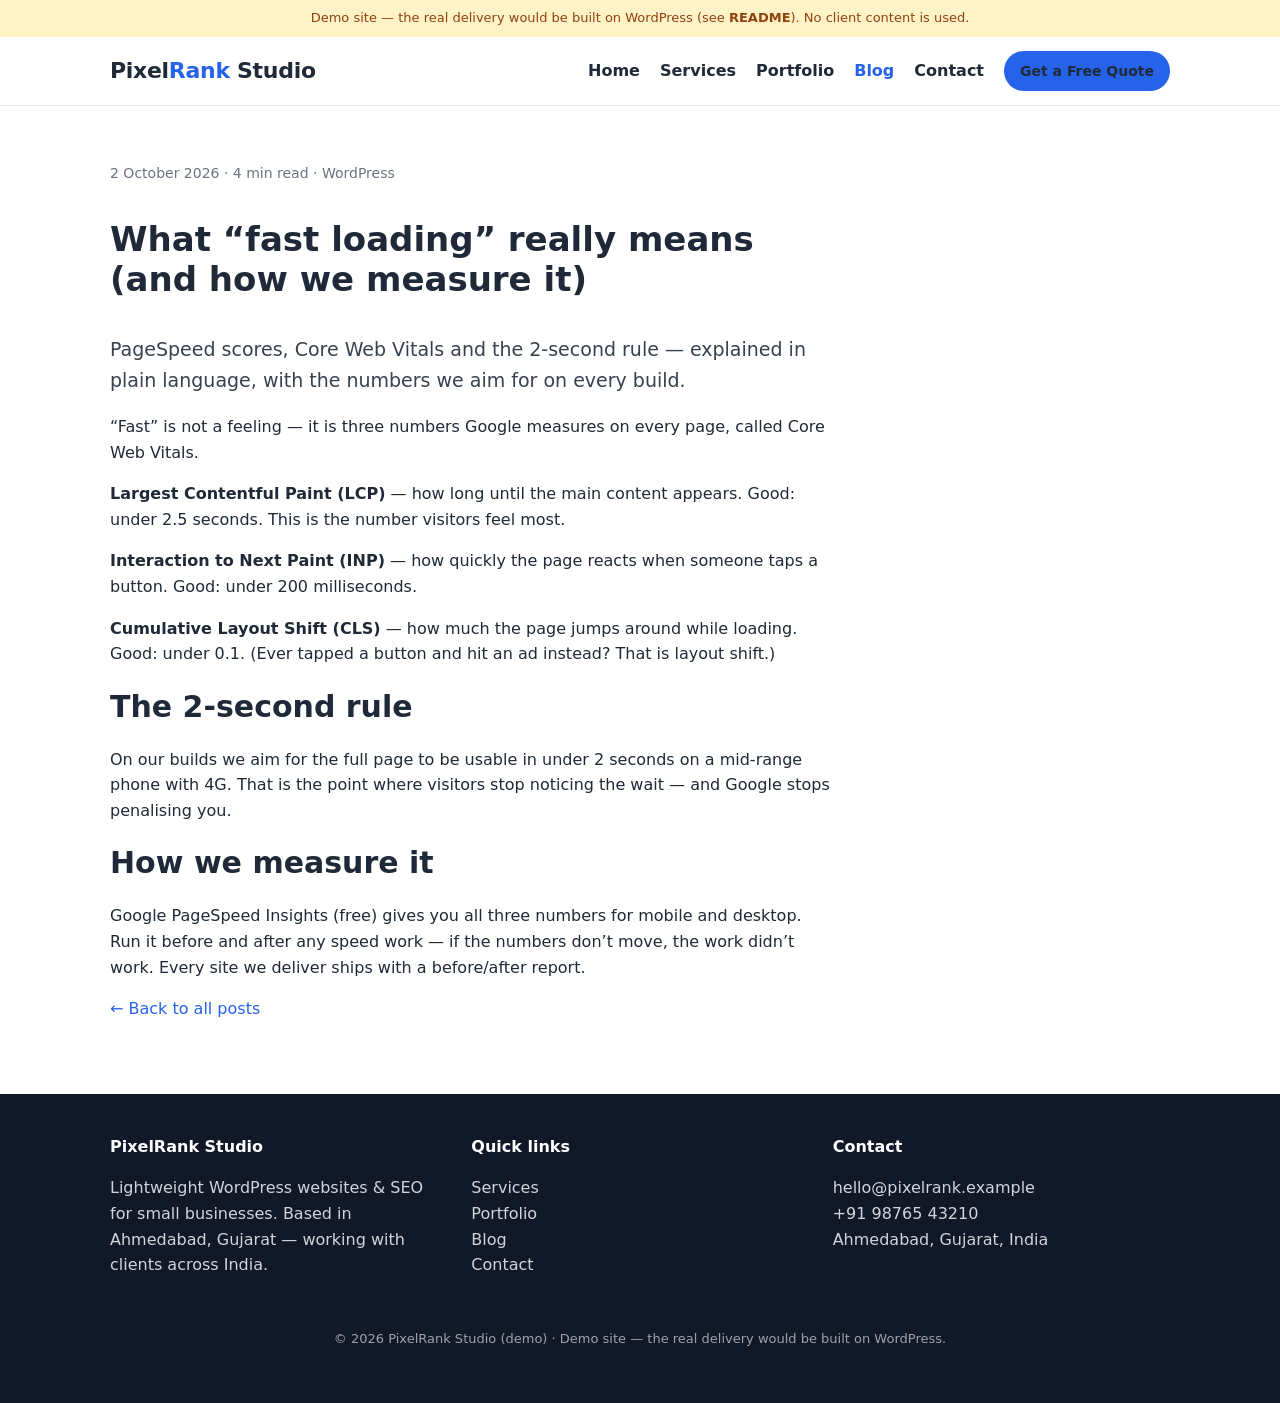
<file: post-speed.html>
<!DOCTYPE html>
<html lang="en">
<head>
<meta charset="UTF-8">
<meta name="viewport" content="width=device-width, initial-scale=1.0">
<title>What “fast loading” really means — PixelRank Studio Blog</title>
<meta name="description" content="PageSpeed scores, Core Web Vitals and the 2-second rule — explained in plain language, with the numbers we aim for on every build.">
<link rel="stylesheet" href="style.css">
</head>
<body>
<div class="demo-bar">Demo site — the real delivery would be built on WordPress (see <a href="README.html">README</a>). No client content is used.</div>
<header class="site">
  <div class="container">
    <a class="logo" href="index.html">Pixel<span>Rank</span> Studio</a>
    <button class="nav-toggle" id="navToggle" aria-label="Toggle menu">☰ Menu</button>
    <nav class="main" id="mainNav" aria-label="Main navigation">
      <a href="index.html">Home</a>
      <a href="services.html">Services</a>
      <a href="portfolio.html">Portfolio</a>
      <a href="blog.html" class="active">Blog</a>
      <a href="contact.html">Contact</a>
      <a href="contact.html" class="btn small">Get a Free Quote</a>
    </nav>
  </div>
</header>
<section class="block">
  <div class="container">
    <article class="post">
      <div class="meta">2 October 2026 · 4 min read · WordPress</div>
      <h1>What “fast loading” really means (and how we measure it)</h1>
      <p class="lead">PageSpeed scores, Core Web Vitals and the 2-second rule — explained in plain language, with the numbers we aim for on every build.</p>
      <p>“Fast” is not a feeling — it is three numbers Google measures on every page, called Core Web Vitals.</p>
      <p><b>Largest Contentful Paint (LCP)</b> — how long until the main content appears. Good: under 2.5 seconds. This is the number visitors feel most.</p>
      <p><b>Interaction to Next Paint (INP)</b> — how quickly the page reacts when someone taps a button. Good: under 200 milliseconds.</p>
      <p><b>Cumulative Layout Shift (CLS)</b> — how much the page jumps around while loading. Good: under 0.1. (Ever tapped a button and hit an ad instead? That is layout shift.)</p>
      <h2>The 2-second rule</h2>
      <p>On our builds we aim for the full page to be usable in under 2 seconds on a mid-range phone with 4G. That is the point where visitors stop noticing the wait — and Google stops penalising you.</p>
      <h2>How we measure it</h2>
      <p>Google PageSpeed Insights (free) gives you all three numbers for mobile and desktop. Run it before and after any speed work — if the numbers don’t move, the work didn’t work. Every site we deliver ships with a before/after report.</p>
      <p><a href="blog.html">← Back to all posts</a></p>
    </article>
  </div>
</section>
<footer class="site">
  <div class="container">
    <div><h4>PixelRank Studio</h4><p>Lightweight WordPress websites &amp; SEO for small businesses. Based in Ahmedabad, Gujarat — working with clients across India.</p></div>
    <div><h4>Quick links</h4><p><a href="services.html">Services</a><br><a href="portfolio.html">Portfolio</a><br><a href="blog.html">Blog</a><br><a href="contact.html">Contact</a></p></div>
    <div><h4>Contact</h4><p>hello@pixelrank.example<br>+91 98765 43210<br>Ahmedabad, Gujarat, India</p></div>
  </div>
  <p class="copyright">© 2026 PixelRank Studio (demo) · Demo site — the real delivery would be built on WordPress.</p>
</footer>
<script src="main.js"></script>
</body>
</html>
</file>
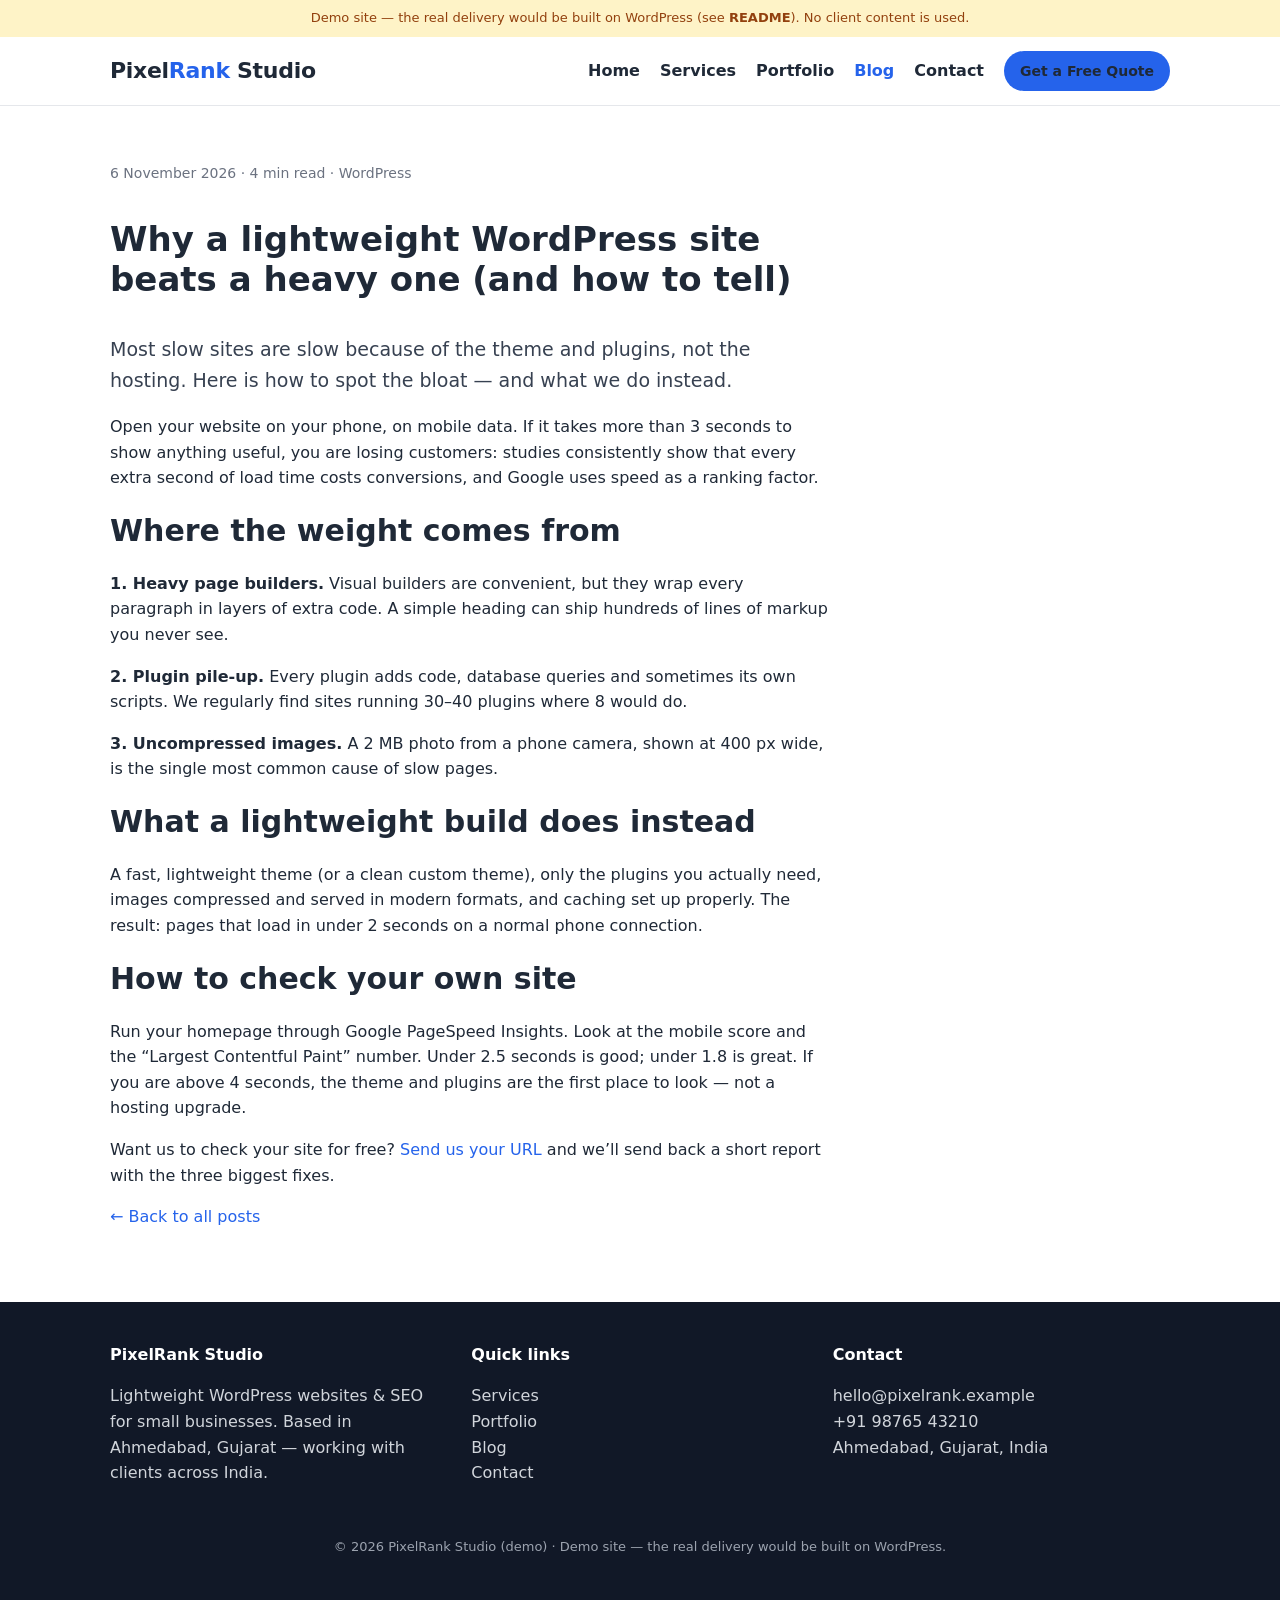
<file: post-why-wordpress.html>
<!DOCTYPE html>
<html lang="en">
<head>
<meta charset="UTF-8">
<meta name="viewport" content="width=device-width, initial-scale=1.0">
<title>Why a lightweight WordPress site beats a heavy one — PixelRank Studio Blog</title>
<meta name="description" content="Most slow WordPress sites are slow because of the theme and plugins, not the hosting. How to spot the bloat — and what a lightweight build does instead.">
<link rel="stylesheet" href="style.css">
</head>
<body>
<div class="demo-bar">Demo site — the real delivery would be built on WordPress (see <a href="README.html">README</a>). No client content is used.</div>
<header class="site">
  <div class="container">
    <a class="logo" href="index.html">Pixel<span>Rank</span> Studio</a>
    <button class="nav-toggle" id="navToggle" aria-label="Toggle menu">☰ Menu</button>
    <nav class="main" id="mainNav" aria-label="Main navigation">
      <a href="index.html">Home</a>
      <a href="services.html">Services</a>
      <a href="portfolio.html">Portfolio</a>
      <a href="blog.html" class="active">Blog</a>
      <a href="contact.html">Contact</a>
      <a href="contact.html" class="btn small">Get a Free Quote</a>
    </nav>
  </div>
</header>
<section class="block">
  <div class="container">
    <article class="post">
      <div class="meta">6 November 2026 · 4 min read · WordPress</div>
      <h1>Why a lightweight WordPress site beats a heavy one (and how to tell)</h1>
      <p class="lead">Most slow sites are slow because of the theme and plugins, not the hosting. Here is how to spot the bloat — and what we do instead.</p>
      <p>Open your website on your phone, on mobile data. If it takes more than 3 seconds to show anything useful, you are losing customers: studies consistently show that every extra second of load time costs conversions, and Google uses speed as a ranking factor.</p>
      <h2>Where the weight comes from</h2>
      <p><b>1. Heavy page builders.</b> Visual builders are convenient, but they wrap every paragraph in layers of extra code. A simple heading can ship hundreds of lines of markup you never see.</p>
      <p><b>2. Plugin pile-up.</b> Every plugin adds code, database queries and sometimes its own scripts. We regularly find sites running 30–40 plugins where 8 would do.</p>
      <p><b>3. Uncompressed images.</b> A 2 MB photo from a phone camera, shown at 400 px wide, is the single most common cause of slow pages.</p>
      <h2>What a lightweight build does instead</h2>
      <p>A fast, lightweight theme (or a clean custom theme), only the plugins you actually need, images compressed and served in modern formats, and caching set up properly. The result: pages that load in under 2 seconds on a normal phone connection.</p>
      <h2>How to check your own site</h2>
      <p>Run your homepage through Google PageSpeed Insights. Look at the mobile score and the “Largest Contentful Paint” number. Under 2.5 seconds is good; under 1.8 is great. If you are above 4 seconds, the theme and plugins are the first place to look — not a hosting upgrade.</p>
      <p>Want us to check your site for free? <a href="contact.html">Send us your URL</a> and we’ll send back a short report with the three biggest fixes.</p>
      <p><a href="blog.html">← Back to all posts</a></p>
    </article>
  </div>
</section>
<footer class="site">
  <div class="container">
    <div><h4>PixelRank Studio</h4><p>Lightweight WordPress websites &amp; SEO for small businesses. Based in Ahmedabad, Gujarat — working with clients across India.</p></div>
    <div><h4>Quick links</h4><p><a href="services.html">Services</a><br><a href="portfolio.html">Portfolio</a><br><a href="blog.html">Blog</a><br><a href="contact.html">Contact</a></p></div>
    <div><h4>Contact</h4><p>hello@pixelrank.example<br>+91 98765 43210<br>Ahmedabad, Gujarat, India</p></div>
  </div>
  <p class="copyright">© 2026 PixelRank Studio (demo) · Demo site — the real delivery would be built on WordPress.</p>
</footer>
<script src="main.js"></script>
</body>
</html>
</file>
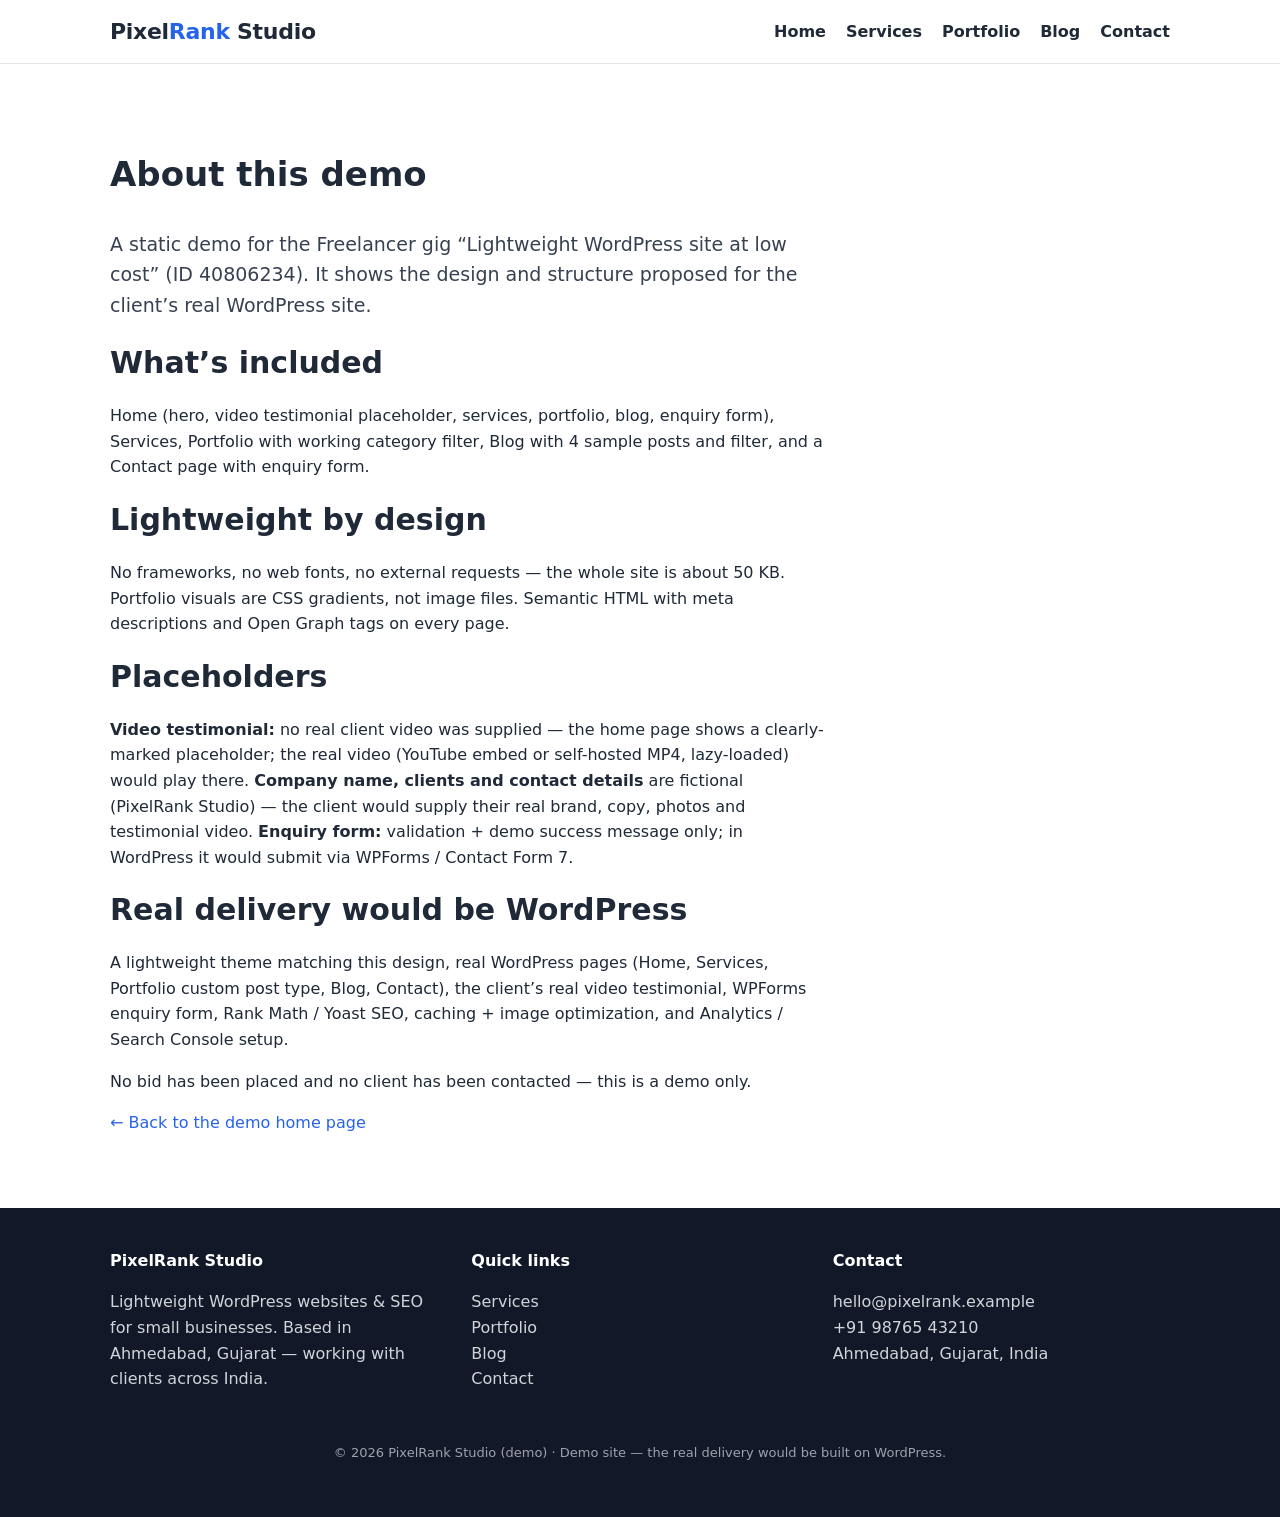
<file: README.html>
<!DOCTYPE html>
<html lang="en">
<head>
<meta charset="UTF-8">
<meta name="viewport" content="width=device-width, initial-scale=1.0">
<title>README — PixelRank Studio Demo</title>
<link rel="stylesheet" href="style.css">
</head>
<body>
<header class="site">
  <div class="container">
    <a class="logo" href="index.html">Pixel<span>Rank</span> Studio</a>
    <nav class="main" aria-label="Main navigation">
      <a href="index.html">Home</a>
      <a href="services.html">Services</a>
      <a href="portfolio.html">Portfolio</a>
      <a href="blog.html">Blog</a>
      <a href="contact.html">Contact</a>
    </nav>
  </div>
</header>
<section class="block">
  <div class="container">
    <article class="post">
      <h1>About this demo</h1>
      <p class="lead">A static demo for the Freelancer gig “Lightweight WordPress site at low cost” (ID 40806234). It shows the design and structure proposed for the client’s real WordPress site.</p>
      <h2>What’s included</h2>
      <p>Home (hero, video testimonial placeholder, services, portfolio, blog, enquiry form), Services, Portfolio with working category filter, Blog with 4 sample posts and filter, and a Contact page with enquiry form.</p>
      <h2>Lightweight by design</h2>
      <p>No frameworks, no web fonts, no external requests — the whole site is about 50 KB. Portfolio visuals are CSS gradients, not image files. Semantic HTML with meta descriptions and Open Graph tags on every page.</p>
      <h2>Placeholders</h2>
      <p><b>Video testimonial:</b> no real client video was supplied — the home page shows a clearly-marked placeholder; the real video (YouTube embed or self-hosted MP4, lazy-loaded) would play there. <b>Company name, clients and contact details</b> are fictional (PixelRank Studio) — the client would supply their real brand, copy, photos and testimonial video. <b>Enquiry form:</b> validation + demo success message only; in WordPress it would submit via WPForms / Contact Form 7.</p>
      <h2>Real delivery would be WordPress</h2>
      <p>A lightweight theme matching this design, real WordPress pages (Home, Services, Portfolio custom post type, Blog, Contact), the client’s real video testimonial, WPForms enquiry form, Rank Math / Yoast SEO, caching + image optimization, and Analytics / Search Console setup.</p>
      <p>No bid has been placed and no client has been contacted — this is a demo only.</p>
      <p><a href="index.html">← Back to the demo home page</a></p>
    </article>
  </div>
</section>
<footer class="site">
  <div class="container">
    <div><h4>PixelRank Studio</h4><p>Lightweight WordPress websites &amp; SEO for small businesses. Based in Ahmedabad, Gujarat — working with clients across India.</p></div>
    <div><h4>Quick links</h4><p><a href="services.html">Services</a><br><a href="portfolio.html">Portfolio</a><br><a href="blog.html">Blog</a><br><a href="contact.html">Contact</a></p></div>
    <div><h4>Contact</h4><p>hello@pixelrank.example<br>+91 98765 43210<br>Ahmedabad, Gujarat, India</p></div>
  </div>
  <p class="copyright">© 2026 PixelRank Studio (demo) · Demo site — the real delivery would be built on WordPress.</p>
</footer>
<script src="main.js"></script>
</body>
</html>
</file>
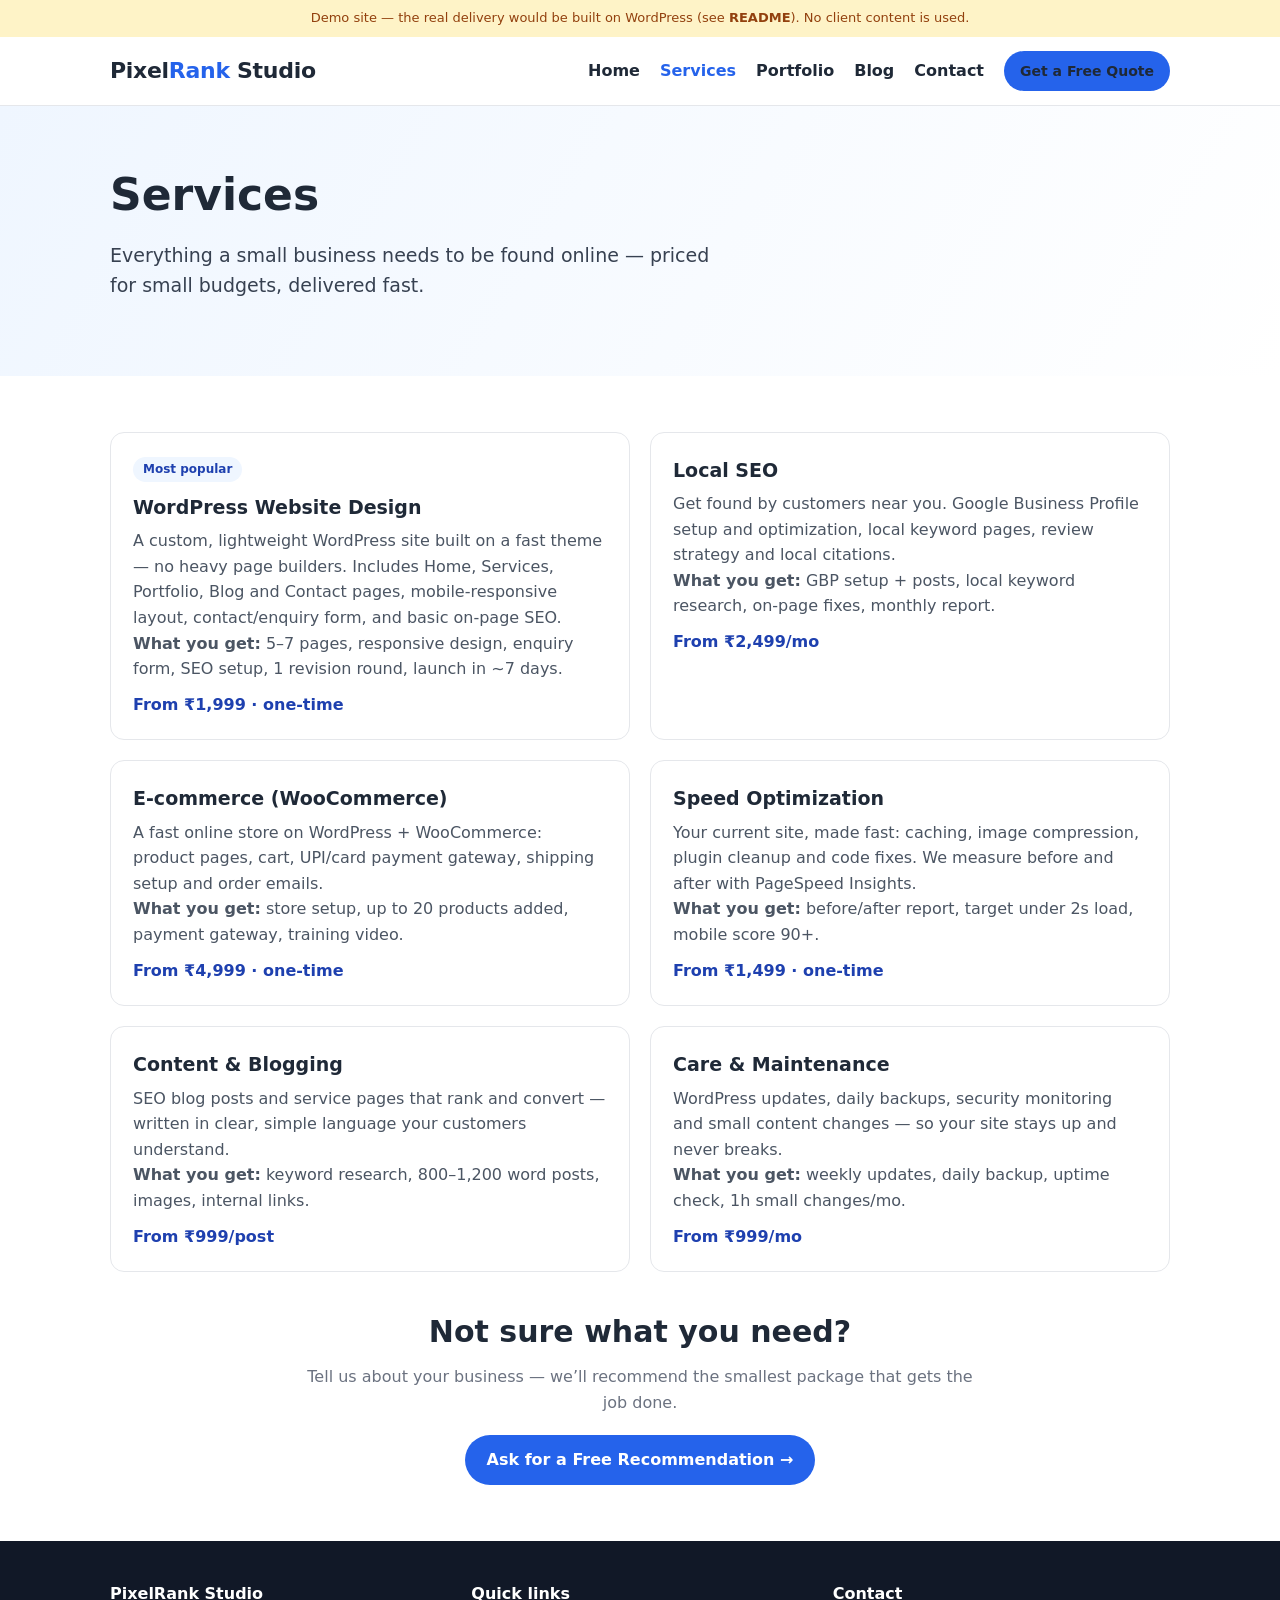
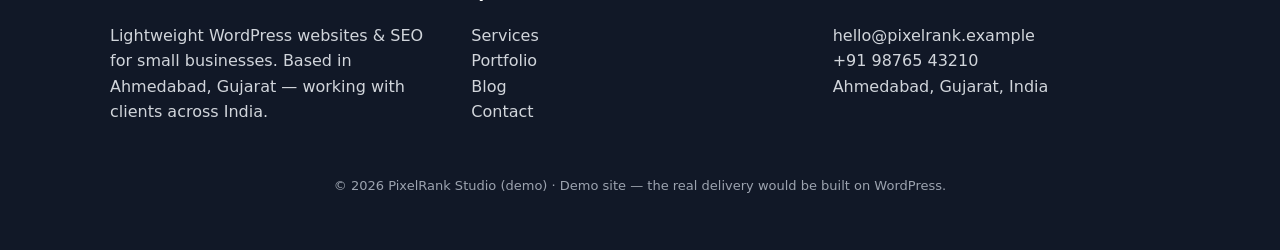
<file: services.html>
<!DOCTYPE html>
<html lang="en">
<head>
<meta charset="UTF-8">
<meta name="viewport" content="width=device-width, initial-scale=1.0">
<title>Services — PixelRank Studio | WordPress, SEO &amp; E-commerce</title>
<meta name="description" content="PixelRank Studio services: lightweight WordPress website design, local SEO, WooCommerce stores, speed optimization, content and maintenance — Ahmedabad.">
<link rel="stylesheet" href="style.css">
</head>
<body>
<div class="demo-bar">Demo site — the real delivery would be built on WordPress (see <a href="README.html">README</a>). No client content is used.</div>
<header class="site">
  <div class="container">
    <a class="logo" href="index.html">Pixel<span>Rank</span> Studio</a>
    <button class="nav-toggle" id="navToggle" aria-label="Toggle menu">☰ Menu</button>
    <nav class="main" id="mainNav" aria-label="Main navigation">
      <a href="index.html">Home</a>
      <a href="services.html" class="active">Services</a>
      <a href="portfolio.html">Portfolio</a>
      <a href="blog.html">Blog</a>
      <a href="contact.html">Contact</a>
      <a href="contact.html" class="btn small">Get a Free Quote</a>
    </nav>
  </div>
</header>

<section class="hero">
  <div class="container">
    <h1>Services</h1>
    <p class="lead">Everything a small business needs to be found online — priced for small budgets, delivered fast.</p>
  </div>
</section>

<section class="block">
  <div class="container">
    <div class="grid two">
      <div class="card"><span class="tag">Most popular</span><h3>WordPress Website Design</h3><p>A custom, lightweight WordPress site built on a fast theme — no heavy page builders. Includes Home, Services, Portfolio, Blog and Contact pages, mobile-responsive layout, contact/enquiry form, and basic on-page SEO.</p><p><b>What you get:</b> 5–7 pages, responsive design, enquiry form, SEO setup, 1 revision round, launch in ~7 days.</p><p class="price">From ₹1,999 · one-time</p></div>
      <div class="card"><h3>Local SEO</h3><p>Get found by customers near you. Google Business Profile setup and optimization, local keyword pages, review strategy and local citations.</p><p><b>What you get:</b> GBP setup + posts, local keyword research, on-page fixes, monthly report.</p><p class="price">From ₹2,499/mo</p></div>
      <div class="card"><h3>E-commerce (WooCommerce)</h3><p>A fast online store on WordPress + WooCommerce: product pages, cart, UPI/card payment gateway, shipping setup and order emails.</p><p><b>What you get:</b> store setup, up to 20 products added, payment gateway, training video.</p><p class="price">From ₹4,999 · one-time</p></div>
      <div class="card"><h3>Speed Optimization</h3><p>Your current site, made fast: caching, image compression, plugin cleanup and code fixes. We measure before and after with PageSpeed Insights.</p><p><b>What you get:</b> before/after report, target under 2s load, mobile score 90+.</p><p class="price">From ₹1,499 · one-time</p></div>
      <div class="card"><h3>Content &amp; Blogging</h3><p>SEO blog posts and service pages that rank and convert — written in clear, simple language your customers understand.</p><p><b>What you get:</b> keyword research, 800–1,200 word posts, images, internal links.</p><p class="price">From ₹999/post</p></div>
      <div class="card"><h3>Care &amp; Maintenance</h3><p>WordPress updates, daily backups, security monitoring and small content changes — so your site stays up and never breaks.</p><p><b>What you get:</b> weekly updates, daily backup, uptime check, 1h small changes/mo.</p><p class="price">From ₹999/mo</p></div>
    </div>
    <div style="margin-top:36px;text-align:center">
      <h2>Not sure what you need?</h2>
      <p class="sub" style="margin:0 auto 20px">Tell us about your business — we’ll recommend the smallest package that gets the job done.</p>
      <a class="btn" href="contact.html">Ask for a Free Recommendation →</a>
    </div>
  </div>
</section>

<footer class="site">
  <div class="container">
    <div><h4>PixelRank Studio</h4><p>Lightweight WordPress websites &amp; SEO for small businesses. Based in Ahmedabad, Gujarat — working with clients across India.</p></div>
    <div><h4>Quick links</h4><p><a href="services.html">Services</a><br><a href="portfolio.html">Portfolio</a><br><a href="blog.html">Blog</a><br><a href="contact.html">Contact</a></p></div>
    <div><h4>Contact</h4><p>hello@pixelrank.example<br>+91 98765 43210<br>Ahmedabad, Gujarat, India</p></div>
  </div>
  <p class="copyright">© 2026 PixelRank Studio (demo) · Demo site — the real delivery would be built on WordPress.</p>
</footer>
<script src="main.js"></script>
</body>
</html>
</file>
<file: style.css>
/* PixelRank Studio — demo stylesheet (single file, no frameworks, no build step)
   Lightweight by design: system fonts, no external requests, CSS-only visuals. */
:root{
  --blue:#2563eb; --blue-dark:#1e40af; --blue-light:#eff6ff;
  --ink:#1f2937; --muted:#6b7280; --bg:#ffffff; --soft:#f8fafc;
  --amber:#f59e0b; --green:#059669; --radius:14px;
}
*{box-sizing:border-box}
html{scroll-behavior:smooth}
body{margin:0;font-family:system-ui,-apple-system,"Segoe UI",Roboto,Arial,sans-serif;color:var(--ink);line-height:1.6;background:var(--bg)}
a{color:var(--blue);text-decoration:none}
a:hover{text-decoration:underline}
img{max-width:100%}
.container{max-width:1100px;margin:0 auto;padding:0 20px}
header.site{position:sticky;top:0;background:#fff;border-bottom:1px solid #e5e7eb;z-index:50}
header.site .container{display:flex;align-items:center;justify-content:space-between;gap:16px;padding-top:14px;padding-bottom:14px;flex-wrap:wrap}
.logo{font-size:22px;font-weight:800;color:var(--ink);letter-spacing:-.3px}
.logo span{color:var(--blue)}
nav.main{display:flex;gap:20px;flex-wrap:wrap;align-items:center}
nav.main a{color:var(--ink);font-weight:600}
nav.main a.active{color:var(--blue)}
.nav-toggle{display:none;background:none;border:1px solid #d1d5db;border-radius:8px;padding:8px 12px;font:inherit;cursor:pointer}
.btn{display:inline-block;background:var(--blue);color:#fff;padding:12px 22px;border-radius:999px;font-weight:700;border:0;cursor:pointer}
.btn:hover{background:var(--blue-dark);text-decoration:none}
.btn.small{padding:9px 16px;font-size:14px}
.btn.ghost{background:#fff;color:var(--blue);border:1px solid var(--blue)}
.hero{background:linear-gradient(120deg,var(--blue-light),#fff);padding:64px 0 56px}
.hero h1{font-size:44px;line-height:1.15;margin:0 0 12px;max-width:640px}
.hero p.lead{font-size:19px;color:#374151;max-width:620px}
.hero .cta{margin-top:22px;display:flex;gap:12px;flex-wrap:wrap}
.trust{display:flex;gap:28px;flex-wrap:wrap;margin-top:26px;color:#374151;font-weight:600}
.trust b{color:var(--blue-dark)}
section.block{padding:56px 0}
section.block.soft{background:var(--soft)}
h2{font-size:30px;margin:0 0 8px}
.sub{color:var(--muted);margin:0 0 28px;max-width:680px}
.grid{display:grid;grid-template-columns:repeat(3,1fr);gap:20px}
.grid.two{grid-template-columns:repeat(2,1fr)}
.card{background:#fff;border:1px solid #e5e7eb;border-radius:var(--radius);padding:22px}
.card h3{margin:0 0 6px;font-size:19px}
.card p{margin:0;color:#4b5563}
.card .price{color:var(--blue-dark);font-weight:800;margin-top:10px}
.tag{display:inline-block;background:var(--blue-light);color:var(--blue-dark);font-size:12px;font-weight:700;padding:3px 10px;border-radius:999px;margin-bottom:10px}
.stars{color:var(--amber);letter-spacing:2px}
/* Portfolio tiles: CSS gradients only — zero image requests, fast load */
.tile{border-radius:var(--radius);overflow:hidden;border:1px solid #e5e7eb;background:#fff;display:flex;flex-direction:column}
.tile .thumb{aspect-ratio:16/9;display:flex;align-items:flex-end;padding:16px;font-weight:800;color:#fff;font-size:18px;text-shadow:0 1px 4px rgba(0,0,0,.35)}
.tile .body{padding:16px 18px}
.tile .body p{margin:0;color:#4b5563;font-size:15px}
.t1{background:linear-gradient(135deg,#2563eb,#7c3aed)}
.t2{background:linear-gradient(135deg,#059669,#34d399)}
.t3{background:linear-gradient(135deg,#ea580c,#f59e0b)}
.t4{background:linear-gradient(135deg,#db2777,#8b5cf6)}
.t5{background:linear-gradient(135deg,#0e7490,#22d3ee)}
.t6{background:linear-gradient(135deg,#4d7c0f,#a3e635)}
.filters{display:flex;gap:10px;flex-wrap:wrap;margin-bottom:24px}
.filters button{border:1px solid #d1d5db;background:#fff;border-radius:999px;padding:8px 16px;font:inherit;font-weight:600;cursor:pointer}
.filters button.active{background:var(--blue);border-color:var(--blue);color:#fff}
.hidden{display:none!important}
/* Video testimonial placeholder */
.video-box{position:relative;aspect-ratio:16/9;border-radius:var(--radius);background:linear-gradient(135deg,#1e293b,#2563eb);display:flex;flex-direction:column;align-items:center;justify-content:center;color:#fff;text-align:center;padding:24px;cursor:pointer;border:0;width:100%}
.video-box .play{width:72px;height:72px;border-radius:50%;background:#fff;color:var(--blue);display:flex;align-items:center;justify-content:center;font-size:30px;margin-bottom:12px}
.video-box small{opacity:.85}
.video-note{font-size:14px;color:var(--muted);margin-top:10px}
.quote{font-size:20px;font-style:italic;color:#374151}
.quote footer{font-style:normal;font-weight:700;margin-top:10px;font-size:15px}
.quote footer span{color:var(--muted);font-weight:400}
/* Blog */
.post-list{display:grid;gap:20px}
.post-card{background:#fff;border:1px solid #e5e7eb;border-radius:var(--radius);padding:22px}
.post-card h3{margin:0 0 6px}
.meta{font-size:14px;color:var(--muted);margin-bottom:8px}
article.post{max-width:720px}
article.post h1{font-size:34px;line-height:1.2}
article.post .lead{font-size:19px;color:#374151}
/* Forms */
form.app{background:#fff;border:1px solid #e5e7eb;border-radius:var(--radius);padding:26px;max-width:640px}
label{display:block;font-weight:600;margin:14px 0 4px}
input,select,textarea{width:100%;padding:11px 12px;border:1px solid #d1d5db;border-radius:10px;font:inherit}
textarea{min-height:100px;resize:vertical}
.form-row{display:grid;grid-template-columns:1fr 1fr;gap:14px}
.note{font-size:14px;color:var(--muted)}
.success{display:none;background:#ecfdf5;border:1px solid #6ee7b7;color:#065f46;padding:14px 16px;border-radius:10px;margin-top:16px;font-weight:600}
.error{color:#b91c1c;font-size:13px;min-height:16px}
footer.site{background:#111827;color:#d1d5db;padding:40px 0}
footer.site .container{display:grid;grid-template-columns:repeat(3,1fr);gap:24px}
footer.site h4{color:#fff;margin:0 0 10px}
footer.site a{color:#d1d5db}
.copyright{text-align:center;font-size:13px;color:#9ca3af;padding-top:22px}
.demo-bar{background:#fef3c7;color:#92400e;text-align:center;font-size:13px;padding:8px 12px}
.demo-bar a{color:#92400e;font-weight:700}
@media (max-width:760px){
  .hero h1{font-size:32px}
  .grid,.grid.two{grid-template-columns:1fr}
  footer.site .container{grid-template-columns:1fr}
  .form-row{grid-template-columns:1fr}
  .nav-toggle{display:block}
  nav.main{display:none;width:100%;flex-direction:column;align-items:flex-start;gap:10px}
  nav.main.open{display:flex}
}
</file>
